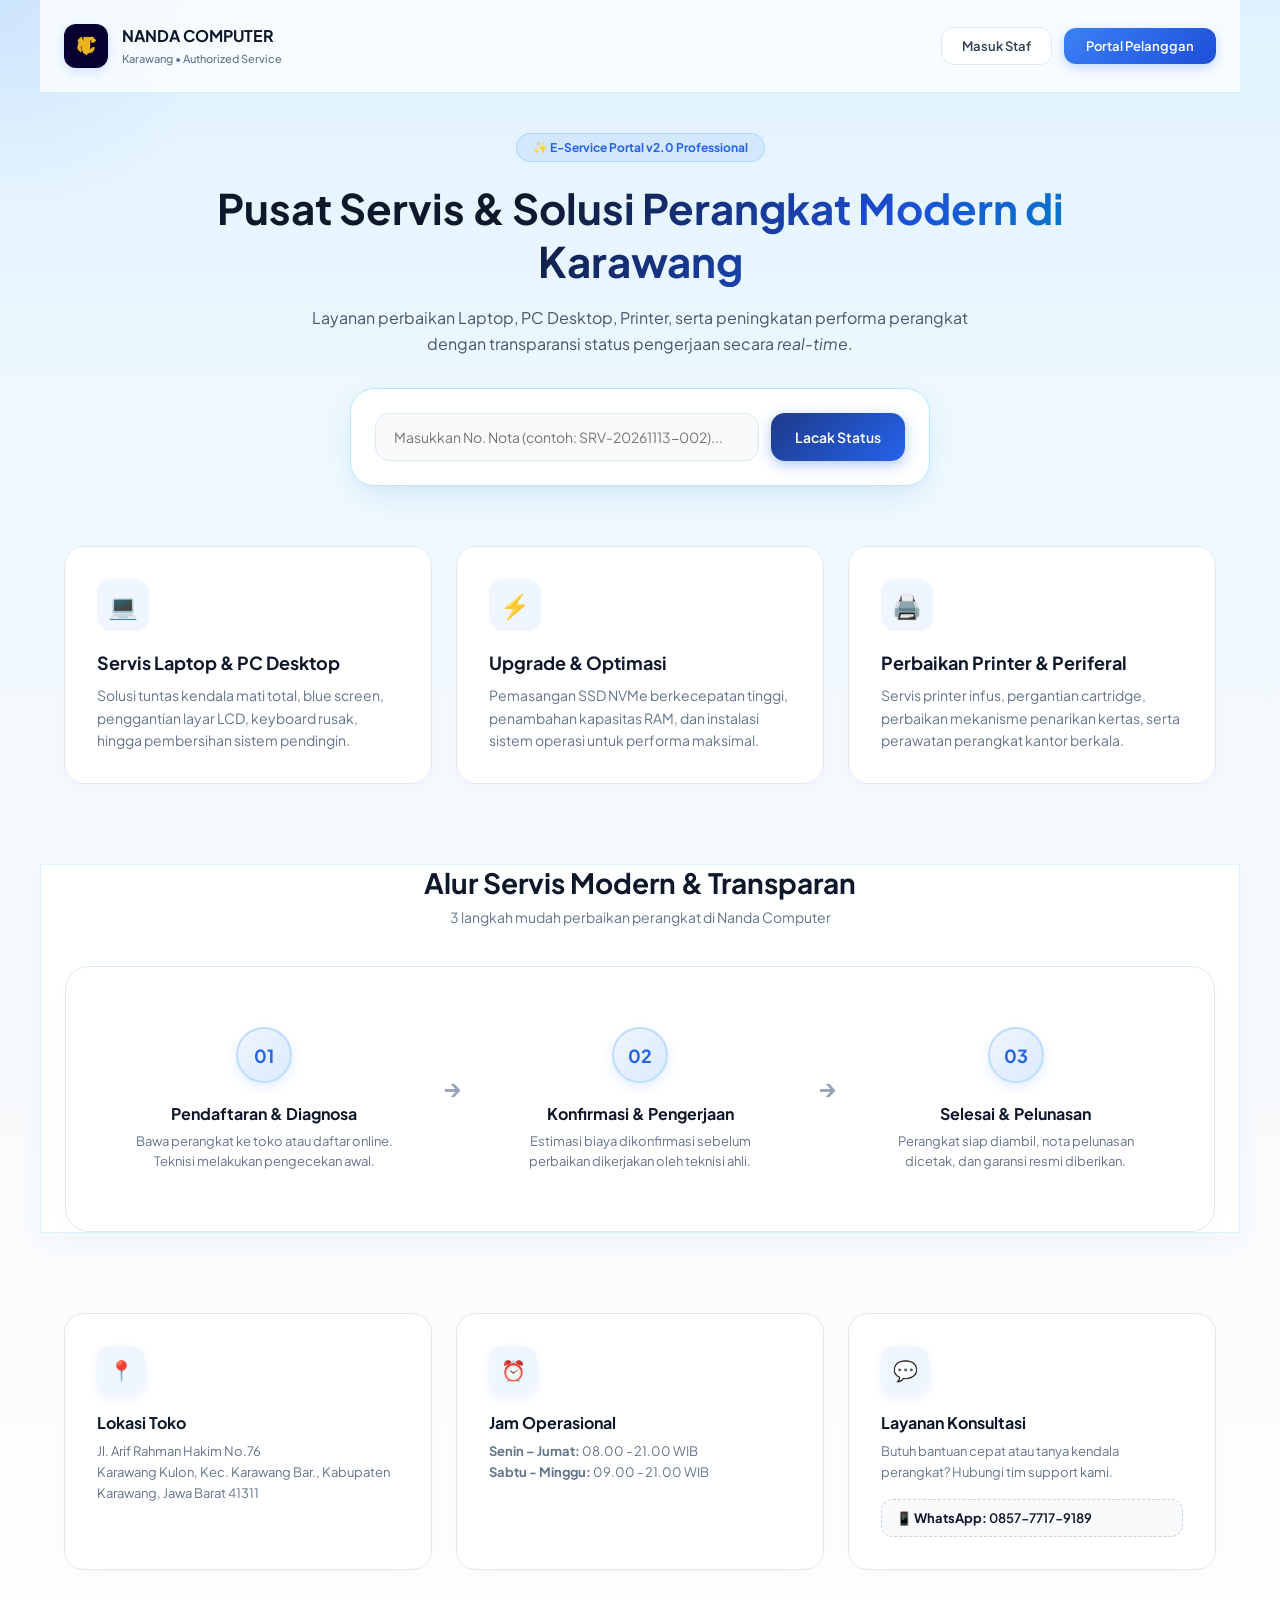
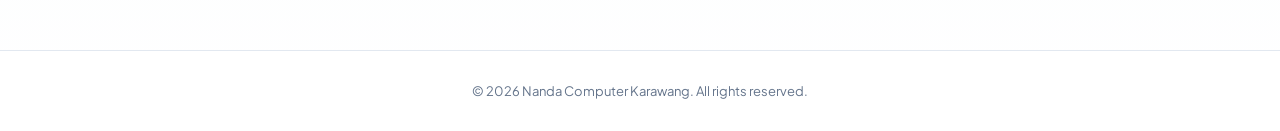
<file: index.html>
<!DOCTYPE html>
<html lang="id">
<head>
    <meta charset="UTF-8">
    <meta name="viewport" content="width=device-width, initial-scale=1.0">
    <title>Nanda Computer Karawang - Pusat Servis & Solusi Perangkat Modern</title>
    <!-- Google Fonts: Plus Jakarta Sans -->
    <link href="https://fonts.googleapis.com/css2?family=Plus+Jakarta+Sans:wght@400;500;600;700&display=swap" rel="stylesheet">
    <!-- CSS Global & CSS Khusus Landing Page -->
    <link rel="stylesheet" href="css/style.css">
    <link rel="stylesheet" href="css/landing.css">
</head>
<body>

    <!-- Efek Cahaya Interaktif Mengikuti Kursor -->
    <div id="mouseGlow" class="mouse-glow"></div>

    <!-- Header Navbar -->
    <header class="landing-navbar">
        <div class="landing-brand">
            <img src="img/logo.png" alt="Logo Nanda Computer" class="brand-logo-img">
            <div class="brand-text">
                <h1>NANDA COMPUTER</h1>
                <span>Karawang • Authorized Service</span>
            </div>
        </div>
        <div class="nav-actions">
            <!-- Diubah mengarah ke login-staf.html -->
            <a href="login-staf.html" class="btn-nav-outline">Masuk Staf</a>
            <!-- Diubah mengarah ke login-pelanggan.html -->
            <a href="login-pelanggan.html" class="btn-nav-solid">Portal Pelanggan</a>
        </div>
    </header>

    <!-- Hero Section -->
    <main class="landing-hero">
        <div class="hero-badge">
            <span>✨ E-Service Portal v2.0 Professional</span>
        </div>
        <h2>Pusat Servis & Solusi Perangkat Modern di Karawang</h2>
        <p>
            Layanan perbaikan Laptop, PC Desktop, Printer, serta peningkatan performa perangkat dengan transparansi status pengerjaan secara <em>real-time</em>.
        </p>
        

        <!-- Widget Pelacakan Nota Cepat -->
        <div class="tracking-card">
            <input type="text" id="quickNotaInput" placeholder="Masukkan No. Nota (contoh: SRV-20261113-002)...">
            <button type="button" id="trackBtn">Lacak Status</button>
        </div>
    </main>
    <div id="trackingResultModal" class="tracking-result-box" style="display: none;">
            <div class="result-header">
                <h4>Status Perangkat Anda</h4>
                <button type="button" id="closeResultBtn">&times;</button>
            </div>
            <div class="result-body" id="resultBodyContent">
                <!-- Hasil data akan dimasukkan via JavaScript -->
            </div>
        </div>

    <!-- Grid Fitur & Layanan Utama -->
    <section class="features-container">
        <div class="feature-box">
            <div class="feature-icon">💻</div>
            <h3>Servis Laptop & PC Desktop</h3>
            <p>Solusi tuntas kendala mati total, blue screen, penggantian layar LCD, keyboard rusak, hingga pembersihan sistem pendingin.</p>
        </div>
        <div class="feature-box">
            <div class="feature-icon">⚡</div>
            <h3>Upgrade & Optimasi</h3>
            <p>Pemasangan SSD NVMe berkecepatan tinggi, penambahan kapasitas RAM, dan instalasi sistem operasi untuk performa maksimal.</p>
        </div>
        <div class="feature-box">
            <div class="feature-icon">🖨️</div>
            <h3>Perbaikan Printer & Periferal</h3>
            <p>Servis printer infus, pergantian cartridge, perbaikan mekanisme penarikan kertas, serta perawatan perangkat kantor berkala.</p>
        </div>
    </section>

    <!-- TAMBAHAN: Alur Layanan / How It Works -->
    <!-- Alur Layanan Modern (Elips & Panah) -->
    <section class="workflow-section">
        <div class="section-title">
            <h2>Alur Servis Modern & Transparan</h2>
            <p>3 langkah mudah perbaikan perangkat di Nanda Computer</p>
        </div>

        <div class="workflow-flow-container">
            <!-- Langkah 1 -->
            <div class="workflow-step-item">
                <div class="step-ellipse">01</div>
                <h3>Pendaftaran & Diagnosa</h3>
                <p>Bawa perangkat ke toko atau daftar online. Teknisi melakukan pengecekan awal.</p>
            </div>

            <!-- Tanda Panah -->
            <div class="workflow-arrow">→</div>

            <!-- Langkah 2 -->
            <div class="workflow-step-item">
                <div class="step-ellipse">02</div>
                <h3>Konfirmasi & Pengerjaan</h3>
                <p>Estimasi biaya dikonfirmasi sebelum perbaikan dikerjakan oleh teknisi ahli.</p>
            </div>

            <!-- Tanda Panah -->
            <div class="workflow-arrow">→</div>

            <!-- Langkah 3 -->
            <div class="workflow-step-item">
                <div class="step-ellipse">03</div>
                <h3>Selesai & Pelunasan</h3>
                <p>Perangkat siap diambil, nota pelunasan dicetak, dan garansi resmi diberikan.</p>
            </div>
        </div>
    </section>

    <!-- TAMBAHAN: Informasi Kontak, Alamat, & Jam Operasional -->
   <!-- Informasi Toko Modern (3 Kartu Elegan) -->
    <section class="info-section">
        <div class="info-container-modern">
            <!-- Kartu Alamat -->
            <div class="info-card-item">
                <div class="info-icon-box">📍</div>
                <h3>Lokasi Toko</h3>
                <p>Jl. Arif Rahman Hakim No.76<br>Karawang Kulon, Kec. Karawang Bar., Kabupaten Karawang, Jawa Barat 41311</p>
            </div>

            <!-- Kartu Jam Operasional -->
            <div class="info-card-item">
                <div class="info-icon-box">⏰</div>
                <h3>Jam Operasional</h3>
                <p><strong>Senin – Jumat:</strong> 08.00 - 21.00 WIB<br><strong>Sabtu - Minggu:</strong> 09.00 - 21.00 WIB</p>
            </div>

            <!-- Kartu Kontak WhatsApp -->
            <div class="info-card-item">
                <div class="info-icon-box">💬</div>
                <h3>Layanan Konsultasi</h3>
                <p>Butuh bantuan cepat atau tanya kendala perangkat? Hubungi tim support kami.</p>
                <div class="wa-info-text">
                    <strong>📱 WhatsApp:</strong> 0857-7717-9189
                </div>
            </div>
        </div>
    </section>

    <!-- Footer -->
    <footer class="landing-footer">
        <p>&copy; 2026 Nanda Computer Karawang. All rights reserved.</p>
    </footer>

    <!-- JS Terpisah untuk Landing Page -->
    <script src="js/landing.js"></script>
</body>
</html>
</file>
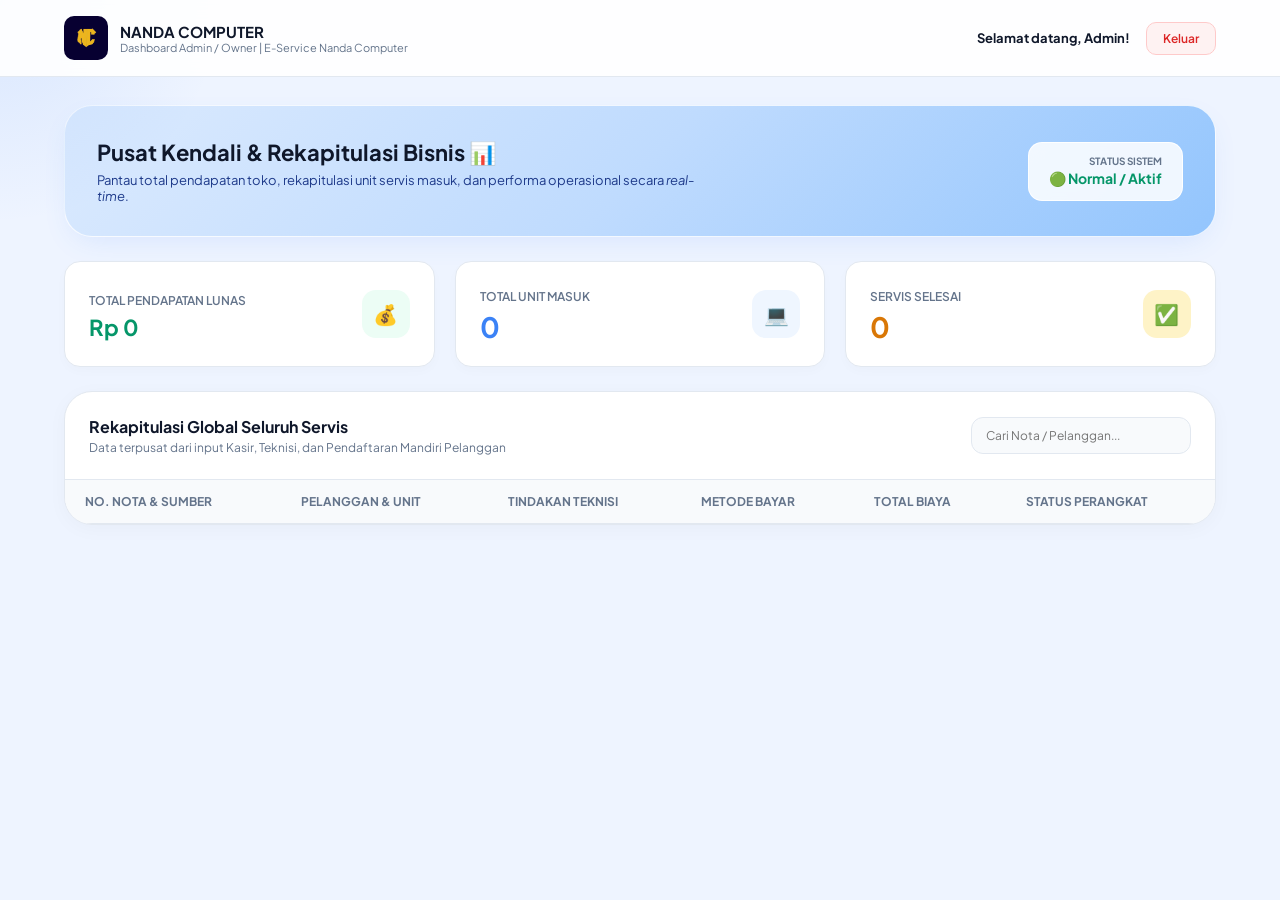
<file: dashboard-admin.html>
<!DOCTYPE html>
<html lang="id">
<head>
    <meta charset="UTF-8">
    <meta name="viewport" content="width=device-width, initial-scale=1.0">
    <title>Dashboard Admin & Owner - E-Service Nanda Computer</title>
    <!-- Google Fonts -->
    <link href="https://fonts.googleapis.com/css2?family=Plus+Jakarta+Sans:wght@400;500;600;700&display=swap" rel="stylesheet">
    <!-- CSS Global & CSS Khusus Admin -->
    <link rel="stylesheet" href="css/style.css">
    <link rel="stylesheet" href="css/admin.css">
</head>
<head>
    <meta charset="UTF-8">
    <meta name="viewport" content="width=device-width, initial-scale=1.0">
    <title>Dashboard Admin & Owner - E-Service Nanda Computer</title>
    <!-- Google Fonts -->
    <link href="https://fonts.googleapis.com/css2?family=Plus+Jakarta+Sans:wght@400;500;600;700&display=swap" rel="stylesheet">
    <!-- CSS Global, Base Layout Dashboard & Khusus Admin -->
    <link rel="stylesheet" href="css/style.css">
    <link rel="stylesheet" href="css/kasir.css">
    <link rel="stylesheet" href="css/admin.css">
</head>

<body class="dashboard-body">
<div class="mouse-glow"></div>

    <!-- Top Navbar -->
    <header class="top-navbar">
        <div class="nav-container">
            <div class="nav-brand">
                <img src="img/logo.png" alt="Logo Nanda Computer" class="brand-logo-img">
                <div>
                    <h1>NANDA COMPUTER</h1>
                    <p>Dashboard Admin / Owner | E-Service Nanda Computer</p>
                </div>
            </div>
            <div class="nav-user">
                <div class="user-info">
                    <span class="user-name">Selamat datang, Admin!</span>
                </div>
                <button id="logoutBtn" class="btn-logout">Keluar</button>
            </div>
        </div>
    </header>

    <!-- Main Content -->
    <main class="main-container">
        
        <!-- Banner Sambutan Admin -->
        <section class="welcome-banner admin-banner">
            <div class="banner-text">
                <h2>Pusat Kendali & Rekapitulasi Bisnis 📊</h2>
                <p>Pantau total pendapatan toko, rekapitulasi unit servis masuk, dan performa operasional secara <em>real-time</em>.</p>
            </div>
            <div class="banner-date admin-date-box">
                <span class="date-label">Status Sistem</span>
                <span class="date-value text-emerald">🟢 Normal / Aktif</span>
            </div>
        </section>

        <!-- Statistik Global Admin (KPI) -->
        <section class="stats-grid">
            <div class="stat-card">
                <div class="stat-info">
                    <span class="stat-title">Total Pendapatan Lunas</span>
                    <span id="statPendapatan" class="stat-number green" style="font-size: 22px;">Rp 0</span>
                </div>
                <div class="stat-icon green-bg">💰</div>
            </div>
            <div class="stat-card">
                <div class="stat-info">
                    <span class="stat-title">Total Unit Masuk</span>
                    <span id="statTotalUnit" class="stat-number blue">0</span>
                </div>
                <div class="stat-icon blue-bg">💻</div>
            </div>
            <div class="stat-card">
                <div class="stat-info">
                    <span class="stat-title">Servis Selesai</span>
                    <span id="statSelesai" class="stat-number amber">0</span>
                </div>
                <div class="stat-icon amber-bg">✅</div>
            </div>
        </section>

        <!-- Tabel Rekap Global Seluruh Servis -->
        <div class="card table-card" style="width: 100%;">
            <div class="card-header flex-header">
                <div>
                    <h3>Rekapitulasi Global Seluruh Servis</h3>
                    <p>Data terpusat dari input Kasir, Teknisi, dan Pendaftaran Mandiri Pelanggan</p>
                </div>
                <div class="search-box">
                    <input type="text" id="adminSearchInput" placeholder="Cari Nota / Pelanggan...">
                </div>
            </div>

            <div class="table-responsive">
                <table class="data-table">
                    <thead>
                        <tr>
                            <th>No. Nota & Sumber</th>
                            <th>Pelanggan & Unit</th>
                            <th>Tindakan Teknisi</th>
                            <th>Metode Bayar</th>
                            <th>Total Biaya</th>
                            <th>Status Perangkat</th>
                        </tr>
                    </thead>
                    <tbody id="tabelAdminBody">
                        <!-- Diisi otomatis oleh admin.js -->
                    </tbody>
                </table>
            </div>
        </div>

    </main>

    <!-- JS Terpisah -->
    <script src="js/admin.js"></script>
</body>
</html>
</file>
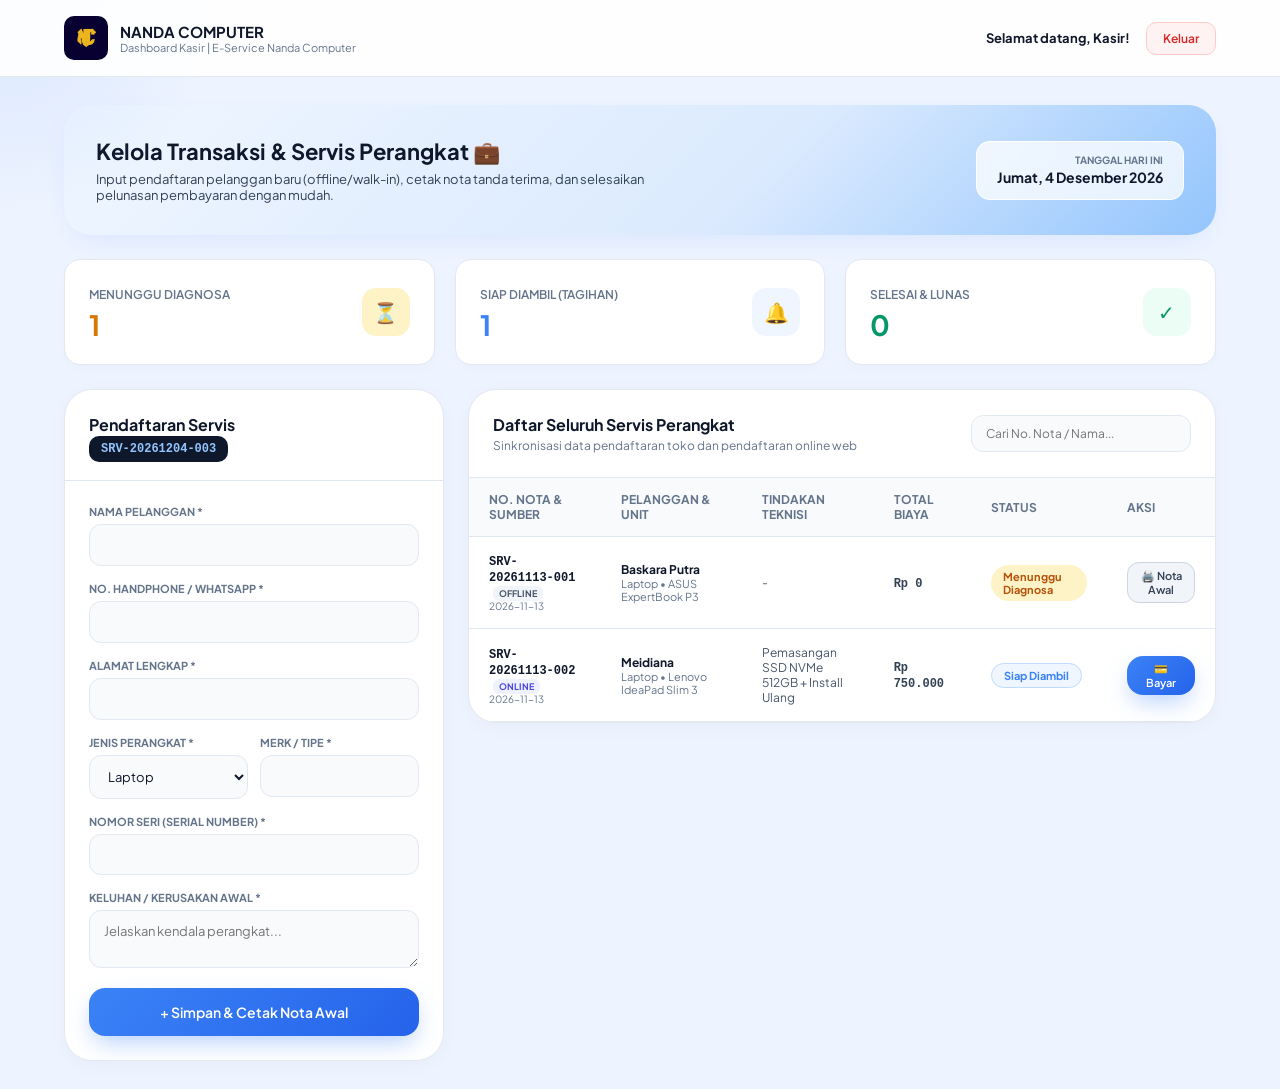
<file: dashboard-kasir.html>
<!DOCTYPE html>
<html lang="id">
<head>
    <meta charset="UTF-8">
    <meta name="viewport" content="width=device-width, initial-scale=1.0">
    <title>Dashboard Kasir - E-Service Nanda Computer</title>
    <!-- Google Fonts -->
    <link href="https://fonts.googleapis.com/css2?family=Plus+Jakarta+Sans:wght@400;500;600;700&display=swap" rel="stylesheet">
    <!-- CSS Terpisah -->
    <link rel="stylesheet" href="css/style.css">
    <link rel="stylesheet" href="css/kasir.css">
</head>
<body class="dashboard-body">
<div class="mouse-glow"></div>

    <!-- Top Navbar -->
    <header class="top-navbar">
        <div class="nav-container">
            <div class="nav-brand">
                <img src="img/logo.png" alt="Logo Nanda Computer" class="brand-logo-img" style="width: 44px; height: 44px; object-fit: contain; border-radius: 10px; transition: transform 0.3s ease, box-shadow 0.3s ease; cursor: pointer;" onmouseover="this.style.transform='scale(1.08)'" onmouseout="this.style.transform='scale(1)'">
                <div>
                    <h1>NANDA COMPUTER</h1>
                    <p>Dashboard Kasir | E-Service Nanda Computer</p>
                </div>
            </div>
            <div class="nav-user">
                <div class="user-info">
                    <span class="user-name">Selamat datang, Kasir!</span>
                </div>
                <button id="logoutBtn" class="btn-logout">Keluar</button>
            </div>
        </div>
    </header>

    <!-- Main Content -->
    <main class="main-container">
        
        <!-- Banner Sambutan -->
        <section class="welcome-banner">
            <div class="banner-text">
                <h2>Kelola Transaksi & Servis Perangkat 💼</h2>
                <p>Input pendaftaran pelanggan baru (offline/walk-in), cetak nota tanda terima, dan selesaikan pelunasan pembayaran dengan mudah.</p>
            </div>
            <div class="banner-date">
                <span class="date-label">Tanggal Hari Ini</span>
                <span id="dateDisplay" class="date-value">-</span>
            </div>
        </section>

        <!-- Statistik Ringkasan -->
        <section class="stats-grid">
            <div class="stat-card">
                <div class="stat-info">
                    <span class="stat-title">Menunggu Diagnosa</span>
                    <span id="statMenunggu" class="stat-number amber">0</span>
                </div>
                <div class="stat-icon amber-bg">⏳</div>
            </div>
            <div class="stat-card">
                <div class="stat-info">
                    <span class="stat-title">Siap Diambil (Tagihan)</span>
                    <span id="statSiap" class="stat-number blue">0</span>
                </div>
                <div class="stat-icon blue-bg">🔔</div>
            </div>
            <div class="stat-card">
                <div class="stat-info">
                    <span class="stat-title">Selesai & Lunas</span>
                    <span id="statLunas" class="stat-number green">0</span>
                </div>
                <div class="stat-icon green-bg">✓</div>
            </div>
        </section>

        <!-- Grid Utama: Form Pendaftaran (Kiri) & Tabel Transaksi (Kanan) -->
        <div class="content-grid">
            
            <!-- FORM PENDAFTARAN OFFLINE -->
            <div class="card form-card">
                <div class="card-header">
                    <h3>Pendaftaran Servis</h3>
                    <span id="previewNota" class="nota-badge">SRV-...</span>
                </div>

                <form id="formPendaftaran" class="service-form">
                    <div class="form-group">
                        <label>Nama Pelanggan *</label>
                        <input type="text" id="namaPelanggan">
                    </div>

                    <div class="form-group">
                        <label>No. Handphone / WhatsApp *</label>
                        <input type="tel" id="noHp">
                    </div>

                    <div class="form-group">
                        <label>Alamat Lengkap *</label>
                        <input type="text" id="alamat">
                    </div>

                    <div class="form-row">
                        <div class="form-group">
                            <label>Jenis Perangkat *</label>
                            <select id="jenisPerangkat" required>
                                <option value="Laptop">Laptop</option>
                                <option value="PC Desktop">PC Desktop</option>
                                <option value="Printer">Printer</option>
                                <option value="Monitor">Monitor</option>
                                <option value="Lainnya">Lainnya</option>
                            </select>
                        </div>
                        <div class="form-group">
                            <label>Merk / Tipe *</label>
                            <input type="text" id="merkTipe">
                        </div>
                    </div>

                    <div class="form-group">
                        <label>Nomor Seri (Serial Number) *</label>
                        <input type="text" id="nomorSeri" style="font-family: monospace;">
                    </div>

                    <div class="form-group">
                        <label>Keluhan / Kerusakan Awal *</label>
                        <textarea id="keluhan" rows="2.5" required placeholder="Jelaskan kendala perangkat..."></textarea>
                    </div>

                    <button type="submit" class="btn-primary">
                        <span>+ Simpan & Cetak Nota Awal</span>
                    </button>
                </form>
            </div>

            <!-- TABEL DAFTAR SERVIS TERPUSAT (Online & Offline) -->
            <div class="card table-card">
                <div class="card-header flex-header">
                    <div>
                        <h3>Daftar Seluruh Servis Perangkat</h3>
                        <p>Sinkronisasi data pendaftaran toko dan pendaftaran online web</p>
                    </div>
                    <div class="search-box">
                        <input type="text" id="searchInput" placeholder="Cari No. Nota / Nama...">
                    </div>
                </div>

                <div class="table-responsive">
                    <table class="data-table">
                        <thead>
                            <tr>
                                <th>No. Nota & Sumber</th>
                                <th>Pelanggan & Unit</th>
                                <th>Tindakan Teknisi</th>
                                <th>Total Biaya</th>
                                <th>Status</th>
                                <th class="text-center">Aksi</th>
                            </tr>
                        </thead>
                        <tbody id="tabelServisBody">
                            <!-- Diisi oleh kasir.js -->
                        </tbody>
                    </table>
                </div>
            </div>

        </div>
    </main>

    <!-- MODAL PEMBAYARAN & KALKULATOR KEMBALIAN -->
    <div id="modalBayar" class="modal-overlay hidden">
        <div class="modal-box">
            <div class="modal-header">
                <div>
                    <h3>Pembayaran & Pelunasan</h3>
                    <p id="modalNotaTitle" class="modal-sub">SRV-...</p>
                </div>
                <button type="button" id="closeModalBtn" class="modal-close">&times;</button>
            </div>

            <form id="formPembayaran" class="modal-form">
                <div class="modal-info-box">
                    <div class="info-row">
                        <span>Pelanggan:</span>
                        <strong id="modalNama">-</strong>
                    </div>
                    <div class="info-row">
                        <span>Perangkat:</span>
                        <span id="modalUnit">-</span>
                    </div>
                    <div class="info-row">
                        <span>Tindakan:</span>
                        <span id="modalTindakan" class="text-right">-</span>
                    </div>
                    <div class="info-row total-row">
                        <span>Total Tagihan:</span>
                        <strong id="modalTagihan" class="text-blue">Rp 0</strong>
                    </div>
                </div>
                <!-- Tambahan Pilihan Metode Pembayaran -->
                <div class="form-group" style="margin-top: 16px;">
                    <label>Metode Pembayaran *</label>
                    <select id="inputMetodeBayar" class="form-control" style="width: 100%; padding: 10px; border-radius: 10px; border: 1.5px solid var(--border-light); background: #F8FAFC; font-size: 13px;">
                        <option value="Tunai (Cash)">💵 Tunai (Cash)</option>
                        <option value="QRIS / Transfer (Cashless)">📱 QRIS / Transfer (Cashless)</option>
                    </select>
                </div>
                <div class="form-group">
                    <label>Uang Diterima / Bayar (Rp) *</label>
                    <input type="number" id="inputUangBayar" required min="0" placeholder="Masukkan jumlah uang...">
                </div>

                <div class="kembalian-box">
                    <span>Uang Kembalian:</span>
                    <strong id="displayKembalian" class="text-green">Rp 0</strong>
                </div>

                <div class="modal-actions">
                    <button type="button" id="cancelModalBtn" class="btn-secondary">Batal</button>
                    <button type="submit" id="btnKonfirmasiBayar" disabled class="btn-success">Lunasi & Cetak Nota</button>
                </div>
            </form>
        </div>
    </div>

    <!-- AREA CETAK NOTA (Tersembunyi di layar, muncul saat cetak) -->
    <div id="printArea" class="hidden">
        <div class="print-receipt">
            <div class="receipt-header">
                <h2>NANDA COMPUTER KARAWANG</h2>
                <p>Pusat Servis Laptop, PC & Penjualan Sparepart</p>
                <span id="notaJenisJudul" class="receipt-badge">NOTA TANDA TERIMA SERVIS</span>
            </div>
            <div class="receipt-body">
                <p><strong>No. Nota :</strong> <span id="cetakNota"></span></p>
                <p><strong>Sumber   :</strong> <span id="cetakSumber"></span></p>
                <p><strong>Tanggal  :</strong> <span id="cetakTanggal"></span></p>
                <p><strong>Pelanggan:</strong> <span id="cetakNama"></span> (<span id="cetakHp"></span>)</p>
                <p><strong>Perangkat:</strong> <span id="cetakUnit"></span></p>
                <p><strong>No. Seri :</strong> <span id="cetakSn"></span></p>
                <p><strong>Keluhan  :</strong> <span id="cetakKeluhan"></span></p>
            </div>
            <div class="receipt-footer-info">
                <p><strong>Tindakan :</strong> <span id="cetakTindakan"></span></p>
                <p><strong>Biaya Jasa:</strong> <span id="cetakJasa"></span></p>
                <p><strong>Sparepart :</strong> <span id="cetakSparepart"></span></p>
                <p class="receipt-total">TOTAL BIAYA: <span id="cetakTotal"></span></p>
                <p id="cetakRowBayar"><strong>Uang Bayar :</strong> <span id="cetakBayar"></span></p>
                <p id="cetakRowKembali"><strong>Kembalian  :</strong> <span id="cetakKembali"></span></p>
                <p><strong>Metode Bayar:</strong> <span id="cetakMetode"></span></p>
            </div>
            <div class="receipt-bottom-note">
                <p><strong>STATUS: <span id="cetakStatus"></span></strong></p>
                <p class="small-text">Terima kasih telah mempercayakan perangkat Anda di Nanda Computer.</p>
            </div>
        </div>
    </div>

    <!-- JS Terpisah -->
    <script src="js/kasir.js"></script>
</body>
</html>
</file>
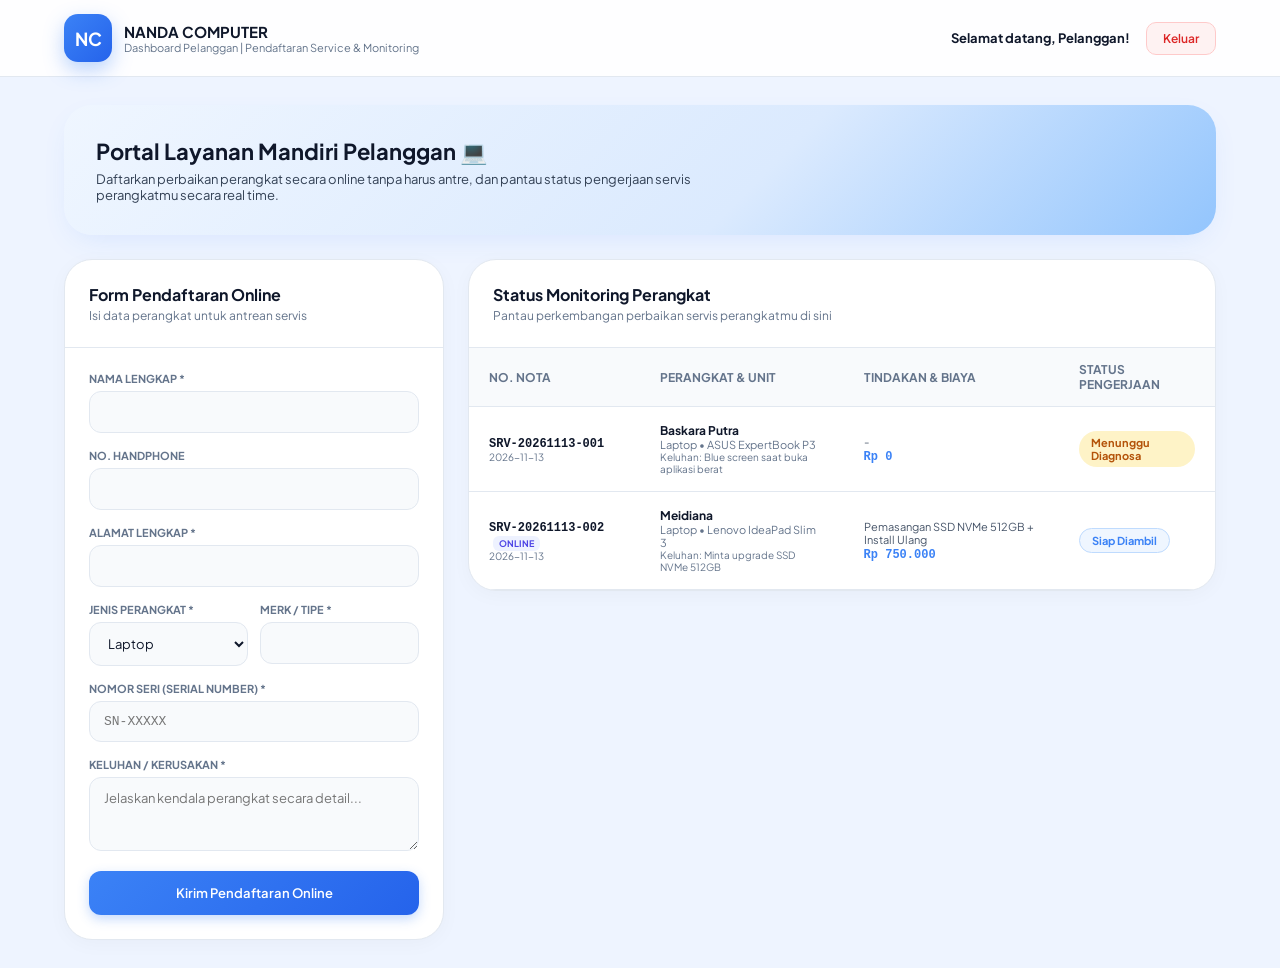
<file: dashboard-pelanggan.html>
<!DOCTYPE html>
<html lang="id">
<head>
    <meta charset="UTF-8">
    <meta name="viewport" content="width=device-width, initial-scale=1.0">
    <title>Dashboard Pelanggan - E-Service Nanda Computer</title>
    <!-- Google Fonts -->
    <link href="https://fonts.googleapis.com/css2?family=Plus+Jakarta+Sans:wght@400;500;600;700&display=swap" rel="stylesheet">
    <!-- CSS Terpisah -->
    <link rel="stylesheet" href="css/style.css">
    <link rel="stylesheet" href="css/pelanggan.css">
</head>
<body class="dashboard-body">

    <!-- Top Navbar -->
    <header class="top-navbar">
        <div class="nav-container">
            <div class="nav-brand">
                <div class="logo-box">NC</div>
                <div>
                    <h1>NANDA COMPUTER</h1>
                    <p>Dashboard Pelanggan | Pendaftaran Service & Monitoring</p>
                </div>
            </div>
            <div class="nav-user">
                <div class="user-info">
                    <span class="user-name">Selamat datang, Pelanggan!</span>
                </div>
                <button id="logoutBtn" class="btn-logout">Keluar</button>
            </div>
        </div>
    </header>

    <!-- Main Content -->
    <main class="main-container">
        
        <!-- Banner Sambutan -->
        <section class="welcome-banner">
            <div class="banner-text">
                <h2>Portal Layanan Mandiri Pelanggan 💻</h2>
                <p>Daftarkan perbaikan perangkat secara online tanpa harus antre, dan pantau status pengerjaan servis perangkatmu secara real time.</p>
            </div>
        </section>

        <!-- Grid Utama: Form Pendaftaran Online (Kiri) & Tabel Status Monitoring (Kanan) -->
        <div class="content-grid-pelanggan">
            
            <!-- FORM PENDAFTARAN ONLINE -->
            <div class="card form-card">
                <div class="card-header">
                    <h3>Form Pendaftaran Online</h3>
                    <p>Isi data perangkat untuk antrean servis</p>
                </div>

                <form id="formPendaftaranOnline" class="service-form">
                    <div class="form-group">
                        <label>Nama Lengkap *</label>
                        <input type="text" id="namaPelanggan">
                    </div>

                    <div class="form-group">
                        <label>No. Handphone</label>
                        <input type="tel" id="noHp">
                    </div>

                    <div class="form-group">
                        <label>Alamat Lengkap *</label>
                        <input type="text" id="alamat">
                    </div>

                    <div class="form-row">
                        <div class="form-group">
                            <label>Jenis Perangkat *</label>
                            <select id="jenisPerangkat" required>
                                <option value="Laptop">Laptop</option>
                                <option value="PC Desktop">PC Desktop</option>
                                <option value="Printer">Printer</option>
                                <option value="Monitor">Monitor</option>
                                <option value="Lainnya">Lainnya</option>
                            </select>
                        </div>
                        <div class="form-group">
                            <label>Merk / Tipe *</label>
                            <input type="text" id="merkTipe">
                        </div>
                    </div>

                    <div class="form-group">
                        <label>Nomor Seri (Serial Number) *</label>
                        <input type="text" id="nomorSeri" required placeholder="SN-XXXXX" style="font-family: monospace;">
                    </div>

                    <div class="form-group">
                        <label>Keluhan / Kerusakan *</label>
                        <textarea id="keluhan" rows="3" required placeholder="Jelaskan kendala perangkat secara detail..."></textarea>
                    </div>

                    <button type="submit" class="btn-primary">
                        <span>Kirim Pendaftaran Online</span>
                    </button>
                </form>
            </div>

            <!-- TABEL MONITORING STATUS PERANGKAT -->
            <div class="card table-card">
                <div class="card-header flex-header">
                    <div>
                        <h3>Status Monitoring Perangkat</h3>
                        <p>Pantau perkembangan perbaikan servis perangkatmu di sini</p>
                    </div>
                </div>

                <div class="table-responsive">
                    <table class="data-table">
                        <thead>
                            <tr>
                                <th>No. Nota</th>
                                <th>Perangkat & Unit</th>
                                <th>Tindakan & Biaya</th>
                                <th>Status Pengerjaan</th>
                            </tr>
                        </thead>
                        <tbody id="tabelMonitoringBody">
                            <!-- Diisi oleh pelanggan.js -->
                        </tbody>
                    </table>
                </div>
            </div>

        </div>
    </main>
    <!-- Custom Modern Popup Modal -->
<div id="customModal" class="modal-overlay hidden">
    <div class="modal-card">
        <div class="modal-icon-header">🎉</div>
        <h3 id="modalTitle">Pendaftaran Berhasil!</h3>
        <p id="modalMessage">Nomor Nota Anda: <strong>SRV-000</strong></p>
        <button id="modalCloseBtn" class="btn-primary" style="width: 100%; margin-top: 20px;">OK, Mengerti</button>
    </div>
</div>

    <!-- JS Terpisah -->
    <script src="js/pelanggan.js"></script>
</body>
</html>
</file>
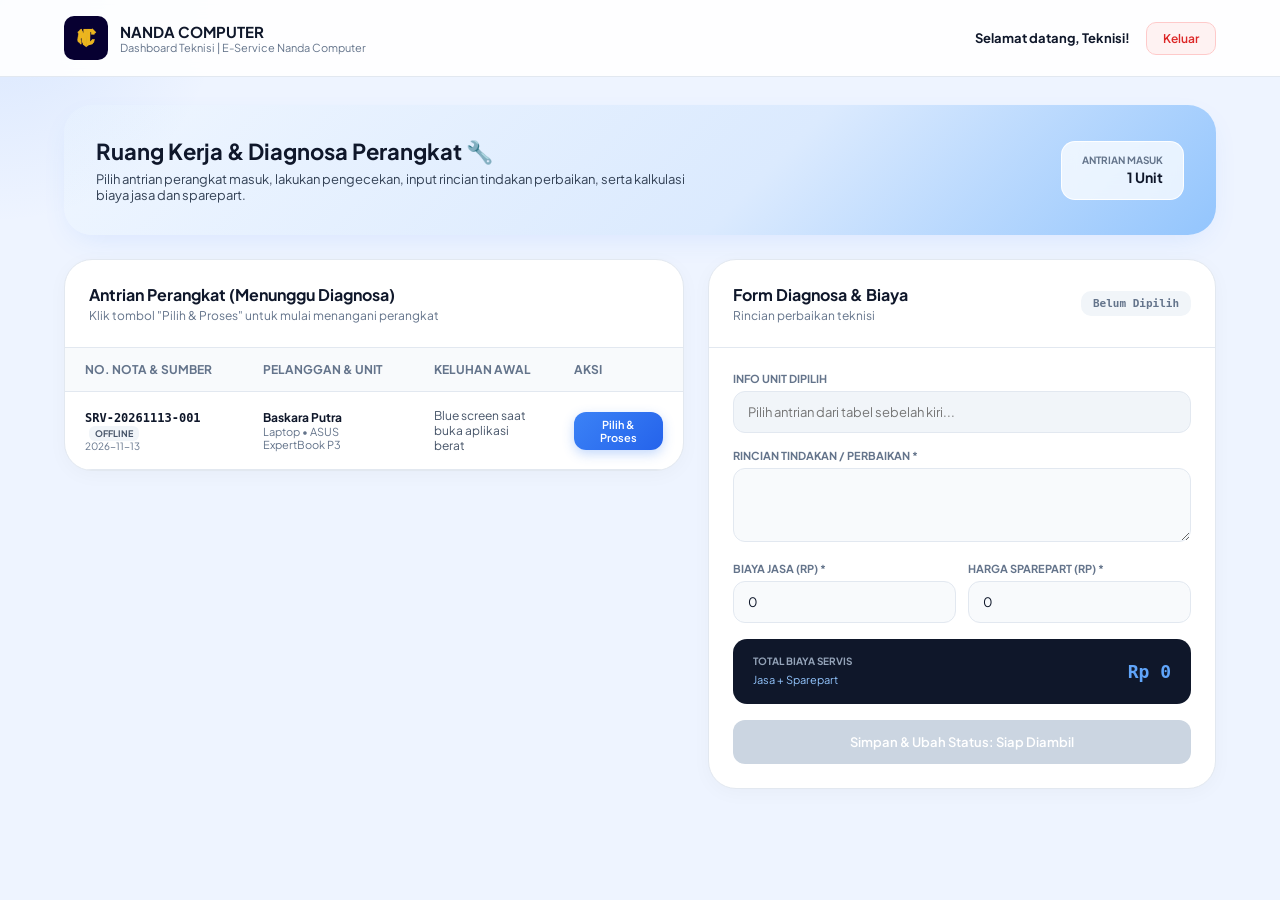
<file: dashboard-teknisi.html>
<!DOCTYPE html>
<html lang="id">
<head>
    <meta charset="UTF-8">
    <meta name="viewport" content="width=device-width, initial-scale=1.0">
    <title>Dashboard Teknisi - E-Service Nanda Computer</title>
    <!-- Google Fonts -->
    <link href="https://fonts.googleapis.com/css2?family=Plus+Jakarta+Sans:wght@400;500;600;700&display=swap" rel="stylesheet">
    <!-- CSS Global Utama -->
    <link rel="stylesheet" href="css/style.css">
    <!-- CSS Khusus Teknisi -->
    <link rel="stylesheet" href="css/teknisi.css">
</head>
<body class="dashboard-body">

    <!-- Tambahkan div efek cahaya kursor jika diinginkan konsisten -->
    <div class="mouse-glow"></div>

    <!-- Top Navbar -->
    <header class="top-navbar">
        <div class="nav-container">
            <div class="nav-brand">
                <!-- Ganti NC dengan logo jika diinginkan -->
                <img src="img/logo.png" alt="Logo Nanda Computer" class="brand-logo-img" style="width: 44px; height: 44px; object-fit: contain; border-radius: 10px;">
                <div>
                    <h1>NANDA COMPUTER</h1>
                    <p>Dashboard Teknisi | E-Service Nanda Computer</p>
                </div>
            </div>
            <div class="nav-user">
                <div class="user-info">
                    <span class="user-name">Selamat datang, Teknisi!</span>
                </div>
                <button id="logoutBtn" class="btn-logout">Keluar</button>
            </div>
        </div>
    </header>

    <!-- Main Content -->
    <main class="main-container">
        
        <!-- Banner Sambutan -->
        <section class="welcome-banner">
            <div class="banner-text">
                <h2>Ruang Kerja & Diagnosa Perangkat 🔧</h2>
                <p>Pilih antrian perangkat masuk, lakukan pengecekan, input rincian tindakan perbaikan, serta kalkulasi biaya jasa dan sparepart.</p>
            </div>
            <div class="banner-date">
                <span class="date-label">Antrian Masuk</span>
                <span id="statAntrianCount" class="date-value">0 Unit</span>
            </div>
        </section>

        <!-- Grid Utama: Tabel Antrian (Kiri) & Form Diagnosa (Kanan) -->
        <div class="content-grid-teknisi">
            
            <!-- TABEL ANTRIAN MASUK -->
            <div class="card table-card">
                <div class="card-header">
                    <h3>Antrian Perangkat (Menunggu Diagnosa)</h3>
                    <p>Klik tombol "Pilih & Proses" untuk mulai menangani perangkat</p>
                </div>

                <div class="table-responsive">
                    <table class="data-table">
                        <thead>
                            <tr>
                                <th>No. Nota & Sumber</th>
                                <th>Pelanggan & Unit</th>
                                <th>Keluhan Awal</th>
                                <th class="text-center">Aksi</th>
                            </tr>
                        </thead>
                        <tbody id="tabelAntrianBody">
                            <!-- Diisi oleh teknisi.js -->
                        </tbody>
                    </table>
                </div>
            </div>

            <!-- FORM DIAGNOSA & BIAYA -->
            <div class="card form-card">
                <div class="card-header flex-header">
                    <div>
                        <h3>Form Diagnosa & Biaya</h3>
                        <p>Rincian perbaikan teknisi</p>
                    </div>
                    <span id="badgeNotaAktif" class="nota-badge-inactive">Belum Dipilih</span>
                </div>

                <form id="formTeknisi" class="service-form">
                    <div class="form-group">
                        <label>Info Unit Dipilih</label>
                        <input type="text" id="infoUnit" readonly placeholder="Pilih antrian dari tabel sebelah kiri..." style="background: #F1F5F9; cursor: not-allowed;">
                    </div>

                    <div class="form-group">
                        <label>Rincian Tindakan / Perbaikan *</label>
                        <textarea id="tindakanInput" rows="3"></textarea>
                    </div>

                    <div class="form-row">
                        <div class="form-group">
                            <label>Biaya Jasa (Rp) *</label>
                            <input type="number" id="biayaJasa" required min="0" value="0">
                        </div>
                        <div class="form-group">
                            <label>Harga Sparepart (Rp) *</label>
                            <input type="number" id="biayaSparepart" required min="0" value="0">
                        </div>
                    </div>

                    <!-- Kalkulator Total Otomatis -->
                    <div class="total-kalkulator-box">
                        <div>
                            <span class="calc-label">Total Biaya Servis</span>
                            <span class="calc-sub">Jasa + Sparepart</span>
                        </div>
                        <div id="displayTotalBiaya" class="calc-value">Rp 0</div>
                    </div>

                    <button type="submit" id="btnSimpanDiagnosa" disabled class="btn-success">
                        <span>Simpan & Ubah Status: Siap Diambil</span>
                    </button>
                </form>
            </div>

        </div>
    </main>

    <!-- JS Terpisah -->
    <script src="js/teknisi.js"></script>
</body>
</html>
</file>
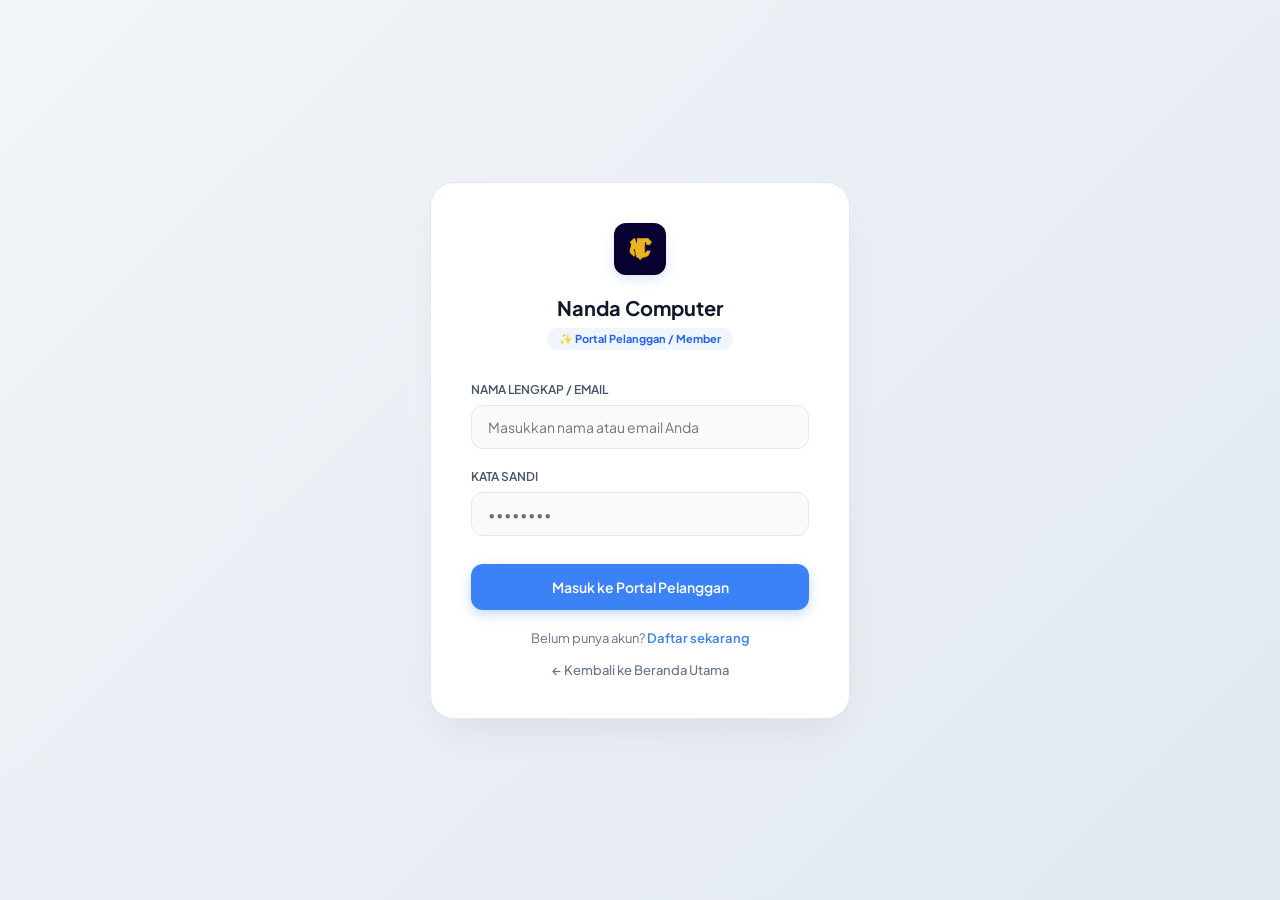
<file: login-pelanggan.html>
<!DOCTYPE html>
<html lang="id">
<head>
    <meta charset="UTF-8">
    <meta name="viewport" content="width=device-width, initial-scale=1.0">
    <title>Portal Pelanggan - Nanda Computer</title>
    <!-- Google Fonts -->
    <link href="https://fonts.googleapis.com/css2?family=Plus+Jakarta+Sans:wght@400;500;600;700&display=swap" rel="stylesheet">
    <!-- CSS Terpisah -->
    <link rel="stylesheet" href="css/style.css">
    <link rel="stylesheet" href="css/login-pelanggan.css">
</head>
<body>

    <div class="auth-card">
        <div class="auth-header">
            <img src="img/logo.png" alt="Logo">
            <h1>Nanda Computer</h1>
            <span class="badge-pelanggan">✨ Portal Pelanggan / Member</span>
        </div>

        <form id="loginPelangganForm">
            <div class="form-group">
                <label>NAMA LENGKAP / EMAIL</label>
                <input type="text" id="namaPelanggan" placeholder="Masukkan nama atau email Anda" required>
            </div>
            <div class="form-group">
                <label>KATA SANDI</label>
                <input type="password" id="passwordPelanggan" placeholder="••••••••" required>
            </div>
            <button type="submit" class="btn-submit">Masuk ke Portal Pelanggan</button>
        </form>

        <div class="register-info">
            Belum punya akun? <a href="register.html">Daftar sekarang</a>
        </div>

        <a href="index.html" class="back-link">← Kembali ke Beranda Utama</a>
    </div>

    <!-- JS Terpisah -->
    <script src="js/login-pelanggan.js"></script>
</body>
</html>
</file>
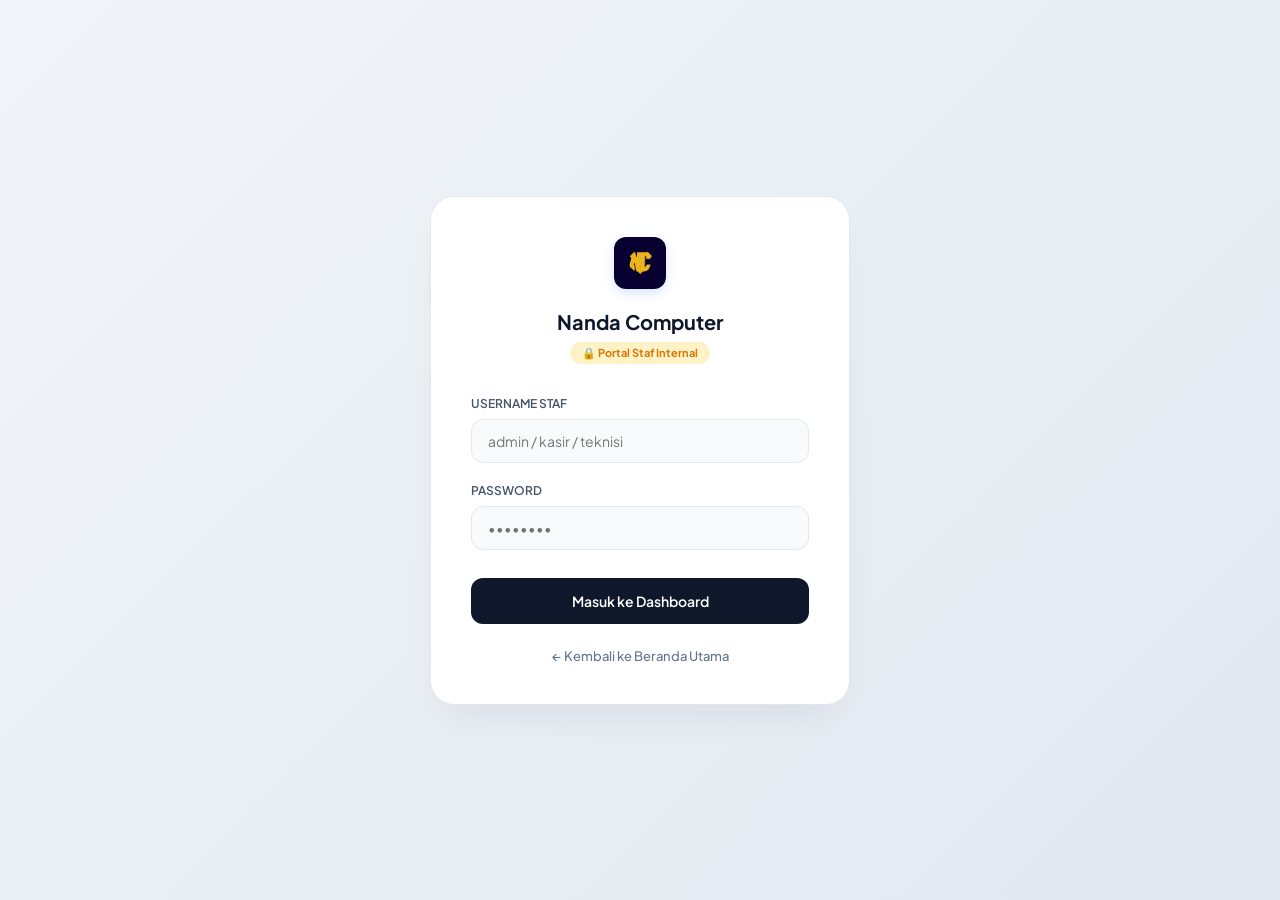
<file: login-staf.html>
<!DOCTYPE html>
<html lang="id">
<head>
    <meta charset="UTF-8">
    <meta name="viewport" content="width=device-width, initial-scale=1.0">
    <title>Login Staf Internal - Nanda Computer</title>
    <!-- Google Fonts -->
    <link href="https://fonts.googleapis.com/css2?family=Plus+Jakarta+Sans:wght@400;500;600;700&display=swap" rel="stylesheet">
    <!-- CSS Terpisah -->
    <link rel="stylesheet" href="css/style.css">
    <link rel="stylesheet" href="css/login-staf.css">
</head>
<body>
    <div class="auth-card">
        <div class="auth-header">
            <img src="img/logo.png" alt="Logo">
            <h1>Nanda Computer</h1>
            <span class="badge-staf">🔒 Portal Staf Internal</span>
        </div>

        <form id="loginStafForm">
            <div class="form-group">
                <label>USERNAME STAF</label>
                <input type="text" id="usernameStaf" placeholder="admin / kasir / teknisi" required>
            </div>
            <div class="form-group">
                <label>PASSWORD</label>
                <input type="password" id="passwordStaf" placeholder="••••••••" required>
            </div>
            <button type="submit" class="btn-submit">Masuk ke Dashboard</button>
        </form>

        <a href="index.html" class="back-link">← Kembali ke Beranda Utama</a>
    </div>

    <!-- JS Terpisah -->
    <script src="js/login-staf.js"></script>
</body>
</html>
</file>
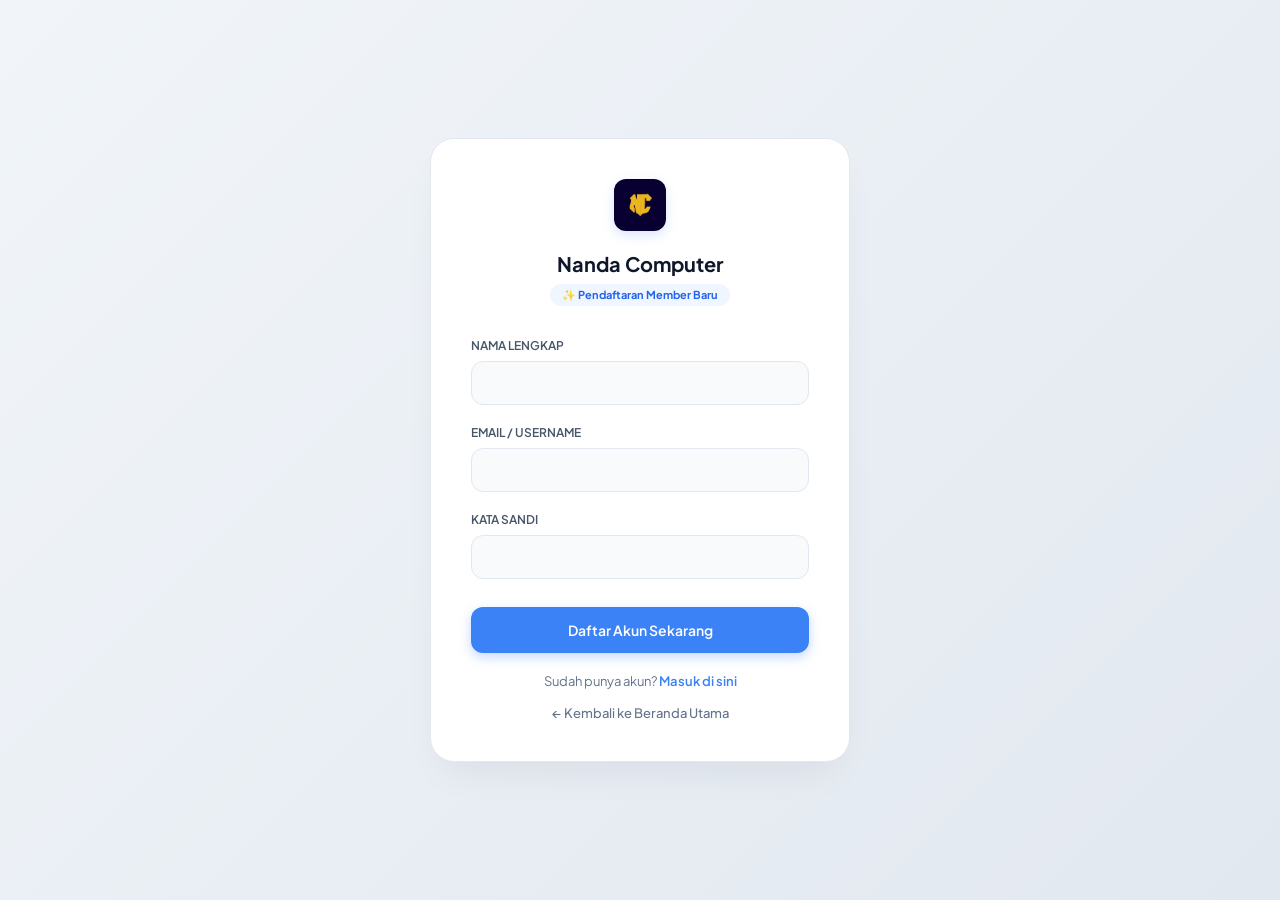
<file: register.html>
<!DOCTYPE html>
<html lang="id">
<head>
    <meta charset="UTF-8">
    <meta name="viewport" content="width=device-width, initial-scale=1.0">
    <title>Daftar Akun Pelanggan - Nanda Computer</title>
    <!-- Google Fonts -->
    <link href="https://fonts.googleapis.com/css2?family=Plus+Jakarta+Sans:wght@400;500;600;700&display=swap" rel="stylesheet">
    <link rel="stylesheet" href="css/style.css">
    <link rel="stylesheet" href="css/login-pelanggan.css"> <!-- Memakai CSS card yang sama agar konsisten -->
</head>
<body>

    <div class="auth-card">
        <div class="auth-header">
            <img src="img/logo.png" alt="Logo">
            <h1>Nanda Computer</h1>
            <span class="badge-pelanggan">✨ Pendaftaran Member Baru</span>
        </div>

        <form id="registerForm">
            <div class="form-group">
                <label>NAMA LENGKAP</label>
                <input type="text" id="regNama">
            </div>
            <div class="form-group">
                <label>EMAIL / USERNAME</label>
                <input type="text" id="regEmail">
            </div>
            <div class="form-group">
                <label>KATA SANDI</label>
                <input type="password" id="regPassword">
            </div>
            <button type="submit" class="btn-submit">Daftar Akun Sekarang</button>
        </form>

        <div class="register-info">
            Sudah punya akun? <a href="login-pelanggan.html">Masuk di sini</a>
        </div>

        <a href="index.html" class="back-link">← Kembali ke Beranda Utama</a>
    </div>

    <script>
        document.getElementById('registerForm').addEventListener('submit', (e) => {
            e.preventDefault();
            alert('Registrasi berhasil! Silakan masuk menggunakan akun Anda.');
            window.location.href = 'login-pelanggan.html';
        });
    </script>
</body>
</html>
</file>
<file: css/style.css>
/* ==========================================================================
   VARIABLES & RESET (Palet Soft Aero Blue sesuai Referensi)
   ========================================================================== */
:root {
    --bg-canvas: #EEF4FF;
    --surface-white: #FFFFFF;
    --blue-soft-1: #DBEAFE;
    --blue-soft-2: #93C5FD;
    --blue-primary: #3B82F6;
    --blue-hover: #2563EB;
    --text-dark: #0F172A;
    --text-muted: #64748B;
    --border-light: #E2E8F0;
    --shadow-soft: 0 20px 40px -15px rgba(59, 130, 246, 0.15);
    --radius-xl: 28px;
    --radius-md: 16px;
}

* {
    margin: 0;
    padding: 0;
    box-sizing: border-box;
    font-family: 'Plus Jakarta Sans', sans-serif;
}

body.login-page {
    min-height: 100vh;
    background: linear-gradient(135deg, #F8FAFC 0%, var(--bg-canvas) 50%, #DCE8FF 100%);
    display: flex;
    align-items: center;
    justify-content: center;
    padding: 24px;
    color: var(--text-dark);
    overflow-x: hidden;
    position: relative;
}

/* Efek Cahaya Lembut Mengikuti Mouse */
.mouse-glow {
    position: fixed;
    width: 450px;
    height: 450px;
    background: radial-gradient(circle, rgba(59, 130, 246, 0.14) 0%, rgba(255, 255, 255, 0) 70%);
    border-radius: 50%;
    pointer-events: none;
    transform: translate(-50%, -50%);
    z-index: 0;
    transition: width 0.3s ease, height 0.3s ease;
}

/* ==========================================================================
   CONTAINER UTAMA SPLIT SCREEN
   ========================================================================== */
.login-wrapper {
    position: relative;
    z-index: 1;
    width: 100%;
    max-width: 1040px;
    background: rgba(255, 255, 255, 0.85);
    backdrop-filter: blur(20px);
    -webkit-backdrop-filter: blur(20px);
    border: 1px solid rgba(255, 255, 255, 0.9);
    border-radius: var(--radius-xl);
    box-shadow: var(--shadow-soft);
    display: grid;
    grid-template-columns: 1.05fr 0.95fr;
    overflow: hidden;
    transition: transform 0.2s ease-out, box-shadow 0.3s ease;
}

.login-wrapper:hover {
    box-shadow: 0 28px 55px -15px rgba(37, 99, 235, 0.22);
}

/* ==========================================================================
   SISI KIRI: VISUAL & BRANDING (Gradasi Biru Langit Lembut)
   ========================================================================== */
.login-left {
    background: linear-gradient(145deg, #EFF6FF 0%, #BFDBFE 55%, #93C5FD 100%);
    padding: 48px;
    display: flex;
    flex-direction: column;
    justify-content: space-between;
    position: relative;
    overflow: hidden;
}

/* Dekorasi Lingkaran Blur (Aero Blobs) */
.blob {
    position: absolute;
    border-radius: 50%;
    filter: blur(45px);
    z-index: 0;
    pointer-events: none;
}

.blob-1 {
    width: 240px;
    height: 240px;
    background: rgba(255, 255, 255, 0.7);
    top: -60px;
    left: -60px;
}

.blob-2 {
    width: 280px;
    height: 280px;
    background: rgba(59, 130, 246, 0.25);
    bottom: -80px;
    right: -60px;
}

.brand-header, .hero-content, .glass-info-card {
    position: relative;
    z-index: 1;
}

.brand-header {
    display: flex;
    align-items: center;
    gap: 14px;
}

.logo-box {
    width: 48px;
    height: 48px;
    background: linear-gradient(135deg, var(--blue-primary), var(--blue-hover));
    color: white;
    font-weight: 700;
    font-size: 18px;
    border-radius: 14px;
    display: flex;
    align-items: center;
    justify-content: center;
    box-shadow: 0 8px 20px rgba(59, 130, 246, 0.35);
    transition: transform 0.3s ease;
}

.logo-box:hover {
    transform: rotate(-6deg) scale(1.05);
}

.brand-title h2 {
    font-size: 16px;
    font-weight: 700;
    color: var(--text-dark);
    letter-spacing: 0.5px;
}

.brand-title span {
    font-size: 12px;
    color: #334155;
    font-weight: 500;
}

.hero-content {
    margin: 36px 0;
}

.pill-badge {
    display: inline-block;
    padding: 6px 14px;
    background: rgba(255, 255, 255, 0.75);
    color: var(--blue-hover);
    font-size: 12px;
    font-weight: 700;
    border-radius: 999px;
    margin-bottom: 16px;
    box-shadow: 0 4px 12px rgba(59, 130, 246, 0.08);
}

.hero-content h1 {
    font-size: 30px;
    line-height: 1.25;
    font-weight: 700;
    color: var(--text-dark);
    margin-bottom: 14px;
}

.hero-content p {
    font-size: 14px;
    line-height: 1.6;
    color: #334155;
}

/* Kartu Glassmorphism Bawah */
.glass-info-card {
    background: rgba(255, 255, 255, 0.65);
    backdrop-filter: blur(12px);
    border: 1px solid rgba(255, 255, 255, 0.85);
    padding: 16px 20px;
    border-radius: 20px;
    transition: transform 0.3s ease, background 0.3s ease;
}

.glass-info-card:hover {
    transform: translateY(-3px);
    background: rgba(255, 255, 255, 0.85);
}

.status-indicator {
    display: flex;
    align-items: center;
    gap: 8px;
    font-size: 12px;
    font-weight: 700;
    color: var(--blue-hover);
    margin-bottom: 4px;
}

.pulse-dot {
    width: 8px;
    height: 8px;
    background-color: #10B981;
    border-radius: 50%;
    box-shadow: 0 0 0 0 rgba(16, 185, 129, 0.7);
    animation: pulse 2s infinite;
}

@keyframes pulse {
    0% { box-shadow: 0 0 0 0 rgba(16, 185, 129, 0.6); }
    70% { box-shadow: 0 0 0 8px rgba(16, 185, 129, 0); }
    100% { box-shadow: 0 0 0 0 rgba(16, 185, 129, 0); }
}

.store-address {
    font-size: 12px;
    color: #475569;
}

/* ==========================================================================
   SISI KANAN: FORM LOGIN
   ========================================================================== */
.login-right {
    background: var(--surface-white);
    padding: 48px;
    display: flex;
    flex-direction: column;
    justify-content: center;
}

.form-header {
    margin-bottom: 28px;
}

.form-header h3 {
    font-size: 26px;
    font-weight: 700;
    color: var(--text-dark);
}

.form-header p {
    font-size: 13px;
    color: var(--text-muted);
    margin-top: 6px;
}

/* Error Alert */
.error-box {
    background: #FEF2F2;
    border: 1px solid #FECACA;
    color: #DC2626;
    padding: 12px 16px;
    border-radius: 14px;
    font-size: 12px;
    font-weight: 600;
    display: flex;
    align-items: center;
    gap: 8px;
    margin-bottom: 20px;
    animation: shake 0.35s ease;
}

@keyframes shake {
    0%, 100% { transform: translateX(0); }
    25% { transform: translateX(-6px); }
    75% { transform: translateX(6px); }
}

.hidden {
    display: none !important;
}

.login-form {
    display: flex;
    flex-direction: column;
    gap: 20px;
}

.input-group label {
    display: block;
    font-size: 12px;
    font-weight: 600;
    color: #334155;
    margin-bottom: 8px;
}

.input-wrapper {
    position: relative;
    display: flex;
    align-items: center;
}

.input-icon {
    position: absolute;
    left: 16px;
    font-size: 14px;
    pointer-events: none;
    opacity: 0.7;
}

.input-wrapper input {
    width: 100%;
    padding: 14px 44px;
    background: #F8FAFC;
    border: 1.5px solid var(--border-light);
    border-radius: var(--radius-md);
    font-size: 14px;
    color: var(--text-dark);
    transition: all 0.25s ease;
}

.input-wrapper input:hover {
    border-color: var(--blue-soft-2);
    background: #FFFFFF;
}

.input-wrapper input:focus {
    outline: none;
    background: #FFFFFF;
    border-color: var(--blue-primary);
    box-shadow: 0 0 0 4px rgba(59, 130, 246, 0.12);
}

.toggle-pass {
    position: absolute;
    right: 14px;
    background: none;
    border: none;
    cursor: pointer;
    font-size: 15px;
    opacity: 0.6;
    transition: opacity 0.2s, transform 0.2s;
}

.toggle-pass:hover {
    opacity: 1;
    transform: scale(1.1);
}

.form-options {
    display: flex;
    justify-content: space-between;
    align-items: center;
    font-size: 12px;
}

.remember-me {
    display: flex;
    align-items: center;
    gap: 8px;
    color: var(--text-muted);
    cursor: pointer;
}

.remember-me input[type="checkbox"] {
    accent-color: var(--blue-primary);
    width: 15px;
    height: 15px;
    cursor: pointer;
}

.forgot-link {
    color: var(--blue-primary);
    text-decoration: none;
    font-weight: 600;
    transition: color 0.2s;
}

.forgot-link:hover {
    color: var(--blue-hover);
    text-decoration: underline;
}

/* Tombol Utama Bergradasi Biru */
.btn-primary {
    width: 100%;
    padding: 15px;
    background: linear-gradient(135deg, var(--blue-primary) 0%, var(--blue-hover) 100%);
    color: white;
    border: none;
    border-radius: var(--radius-md);
    font-size: 14px;
    font-weight: 600;
    cursor: pointer;
    display: flex;
    align-items: center;
    justify-content: center;
    gap: 10px;
    box-shadow: 0 10px 25px -5px rgba(59, 130, 246, 0.4);
    transition: all 0.25s ease;
    position: relative;
    overflow: hidden;
}

.btn-primary:hover {
    transform: translateY(-2px);
    box-shadow: 0 14px 30px -5px rgba(37, 99, 235, 0.5);
}

.btn-primary:active {
    transform: scale(0.98);
}

/* Spinner Loading */
.loader {
    width: 18px;
    height: 18px;
    border: 2.5px solid rgba(255, 255, 255, 0.3);
    border-top-color: #FFFFFF;
    border-radius: 50%;
    animation: spin 0.8s linear infinite;
}

@keyframes spin {
    to { transform: rotate(360deg); }
}

.login-footer {
    margin-top: 32px;
    text-align: center;
    font-size: 11px;
    color: #94A3B8;
}

/* ==========================================================================
   RESPONSIVE DESIGN (MOBILE & TABLET)
   ========================================================================== */
@media (max-width: 860px) {
    .login-wrapper {
        grid-template-columns: 1fr;
        max-width: 480px;
    }
    .login-left {
        padding: 32px;
    }
    .hero-content {
        margin: 24px 0;
    }
    .hero-content h1 {
        font-size: 24px;
    }
    .login-right {
        padding: 32px;
    }
}
.brand-logo-img {
    width: 44px;      /* Atur lebar kotak (bisa diubah sesuai selera, misal 40px - 48px) */
    height: 44px;     /* Atur tinggi kotak agar proporsional */
    object-fit: contain; /* Memastikan logo pas di dalam kotak tanpa terpotong */
    border-radius: 10px; /* Membuat sudutnya melengkung rapi */
}

/* ==========================================================================
   STYLING LAYOUT AUTENTIKASI (LOGIN & REGISTER)
   ========================================================================== */
.auth-body {
    background-color: #F8FAFC;
    min-height: 100vh;
    display: flex;
    align-items: center;
    justify-content: center;
    overflow-x: hidden;
    position: relative;
    font-family: 'Plus Jakarta Sans', sans-serif;
    margin: 0;
}

/* Efek Cahaya Mengikuti Kursor */
.mouse-glow {
    position: absolute;
    width: 450px;
    height: 450px;
    background: radial-gradient(circle, rgba(59, 130, 246, 0.12) 0%, rgba(255, 255, 255, 0) 70%);
    border-radius: 50%;
    pointer-events: none;
    transform: translate(-50%, -50%);
    z-index: 1;
}

/* Wrapper Kartu Utama */
.auth-wrapper {
    width: 100%;
    max-width: 1050px;
    padding: 24px;
    z-index: 2;
    box-sizing: border-box;
}

.auth-card-container {
    background: rgba(255, 255, 255, 0.9);
    backdrop-filter: blur(20px);
    border: 1px solid rgba(255, 255, 255, 0.95);
    border-radius: 28px;
    box-shadow: 0 25px 50px -12px rgba(59, 130, 246, 0.15);
    display: grid;
    grid-template-columns: 1.1fr 0.9fr;
    overflow: hidden;
    transition: transform 0.1s ease-out;
}

/* Sisi Kiri (Branding) */
.auth-brand-side {
    background: linear-gradient(135deg, #EFF6FF 0%, #DBEAFE 60%, #93C5FD 100%);
    padding: 48px;
    display: flex;
    flex-direction: column;
    justify-content: space-between;
}

.brand-top {
    display: flex;
    align-items: center;
    gap: 14px;
}

.brand-logo-img {
    width: 48px;
    height: 48px;
    object-fit: contain;
    border-radius: 12px;
}

.brand-title {
    font-size: 16px;
    font-weight: 700;
    color: #0F172A;
    margin: 0;
}

.brand-subtitle {
    font-size: 11px;
    color: #475569;
    margin: 2px 0 0 0;
}

.brand-center-content {
    margin: 32px 0;
}

.badge-version {
    display: inline-block;
    padding: 6px 12px;
    background: rgba(255, 255, 255, 0.8);
    border-radius: 20px;
    font-size: 11px;
    font-weight: 700;
    color: #2563EB;
    margin-bottom: 16px;
}

.main-heading {
    font-size: 24px;
    font-weight: 700;
    color: #0F172A;
    line-height: 1.3;
    margin-bottom: 12px;
}

.main-desc {
    font-size: 13px;
    color: #334155;
    line-height: 1.6;
}

.brand-footer-box {
    border-top: 1px solid rgba(255, 255, 255, 0.6);
    padding-top: 20px;
}

.status-indicator {
    display: flex;
    align-items: center;
    gap: 8px;
    margin-bottom: 6px;
}

.status-dot {
    width: 8px;
    height: 8px;
    background-color: #10B981;
    border-radius: 50%;
    box-shadow: 0 0 8px #10B981;
}

.status-text {
    font-size: 12px;
    font-weight: 600;
    color: #065F46;
}

.address-text {
    font-size: 11px;
    color: #475569;
    margin: 0;
    line-height: 1.4;
}

/* Sisi Kanan (Form) */
.auth-form-side {
    padding: 48px;
    display: flex;
    flex-direction: column;
    justify-content: center;
    background: #FFFFFF;
}

.form-header h2 {
    font-size: 22px;
    font-weight: 700;
    color: #0F172A;
    margin-bottom: 6px;
}

.form-header p {
    font-size: 13px;
    color: #64748B;
    margin-bottom: 24px;
}

.auth-form {
    display: flex;
    flex-direction: column;
    gap: 16px;
}

.input-group label {
    display: block;
    font-size: 11px;
    font-weight: 700;
    text-transform: uppercase;
    color: #64748B;
    margin-bottom: 6px;
}

.input-field-wrapper {
    position: relative;
    display: flex;
    align-items: center;
}

.input-icon {
    position: absolute;
    left: 14px;
    font-size: 14px;
}

.input-field-wrapper input {
    width: 100%;
    padding: 12px 14px 12px 42px;
    background: #F8FAFC;
    border: 1.5px solid #E2E8F0;
    border-radius: 12px;
    font-size: 13px;
    color: #0F172A;
    transition: all 0.2s;
}

.input-field-wrapper input:focus {
    outline: none;
    background: #FFFFFF;
    border-color: #3B82F6;
    box-shadow: 0 0 0 3px rgba(59, 130, 246, 0.1);
}

.toggle-pass-btn {
    position: absolute;
    right: 14px;
    background: none;
    border: none;
    cursor: pointer;
    font-size: 14px;
}

.btn-auth-primary {
    margin-top: 8px;
    width: 100%;
    padding: 14px;
    background: linear-gradient(135deg, #3B82F6 0%, #1D4ED8 100%);
    color: white;
    border: none;
    border-radius: 12px;
    font-weight: 600;
    font-size: 13px;
    cursor: pointer;
    box-shadow: 0 4px 12px rgba(59, 130, 246, 0.3);
    transition: all 0.2s;
    display: flex;
    align-items: center;
    justify-content: center;
    gap: 8px;
}

.btn-auth-primary:hover {
    transform: translateY(-1px);
    box-shadow: 0 6px 16px rgba(59, 130, 246, 0.4);
}

.form-footer-link {
    text-align: center;
    margin-top: 16px;
    font-size: 12px;
    color: #64748B;
}

.auth-link {
    color: #3B82F6;
    font-weight: 600;
    text-decoration: none;
}

.auth-link:hover {
    text-decoration: underline;
}

.form-bottom-copy {
    margin-top: 32px;
    text-align: center;
    font-size: 11px;
    color: #94A3B8;
}

/* Responsif untuk layar kecil */
@media (max-width: 860px) {
    .auth-card-container {
        grid-template-columns: 1fr;
    }
    .auth-brand-side {
        padding: 32px;
    }
    .auth-form-side {
        padding: 32px;
    }
}
</file>
<file: css/landing.css>
/* ==========================================================================
   LANDING PAGE STYLING (Soft Aero Blue Theme)
   ========================================================================== */
:root {
    --primary-blue: #3B82F6;
    --dark-slate: #0F172A;
    --light-bg: #F8FAFC;
}

body {
    font-family: 'Plus Jakarta Sans', sans-serif;
    background-color: var(--light-bg);
    color: var(--dark-slate);
    margin: 0;
    overflow-x: hidden;
    position: relative;
}

/* Navbar Landing */
.landing-navbar {
    max-width: 1200px;
    margin: 0 auto;
    padding: 24px;
    display: flex;
    justify-content: space-between;
    align-items: center;
    position: relative;
    z-index: 10;
}

.landing-brand {
    display: flex;
    align-items: center;
    gap: 14px;
}

.brand-logo-img {
    width: 44px;
    height: 44px;
    object-fit: contain;
    border-radius: 12px;
    box-shadow: 0 4px 12px rgba(59, 130, 246, 0.2);
}

.brand-text h1 {
    font-size: 16px;
    font-weight: 700;
    color: var(--dark-slate);
    margin: 0;
}

.brand-text span {
    font-size: 11px;
    color: #64748B;
    font-weight: 500;
}

.nav-actions {
    display: flex;
    gap: 12px;
    align-items: center;
}

.btn-nav-outline {
    padding: 10px 20px;
    background: rgba(255, 255, 255, 0.8);
    border: 1.5px solid #E2E8F0;
    color: #334155;
    border-radius: 12px;
    font-weight: 600;
    font-size: 13px;
    text-decoration: none;
    transition: all 0.2s;
}

.btn-nav-outline:hover {
    border-color: var(--primary-blue);
    color: var(--primary-blue);
}

.btn-nav-solid {
    padding: 10px 22px;
    background: linear-gradient(135deg, #3B82F6 0%, #1D4ED8 100%);
    color: white;
    border-radius: 12px;
    font-weight: 600;
    font-size: 13px;
    text-decoration: none;
    box-shadow: 0 4px 12px rgba(59, 130, 246, 0.3);
    transition: all 0.2s;
}

.btn-nav-solid:hover {
    transform: translateY(-1px);
    box-shadow: 0 6px 16px rgba(59, 130, 246, 0.4);
}

/* Hero Section */
.landing-hero {
    max-width: 900px;
    margin: 40px auto 60px auto;
    text-align: center;
    padding: 0 24px;
    position: relative;
    z-index: 10;
}

.hero-badge {
    display: inline-flex;
    align-items: center;
    gap: 8px;
    padding: 6px 16px;
    background: rgba(59, 130, 246, 0.1);
    border: 1px solid rgba(59, 130, 246, 0.2);
    color: #2563EB;
    border-radius: 20px;
    font-size: 12px;
    font-weight: 700;
    margin-bottom: 20px;
}

.landing-hero h2 {
    font-size: 42px;
    font-weight: 700;
    color: var(--dark-slate);
    line-height: 1.25;
    margin-bottom: 18px;
}

.landing-hero p {
    font-size: 16px;
    color: #475569;
    line-height: 1.6;
    max-width: 680px;
    margin: 0 auto 32px auto;
}

/* Tracking Card */
.tracking-card {
    background: rgba(255, 255, 255, 0.9);
    backdrop-filter: blur(20px);
    border: 1px solid rgba(255, 255, 255, 0.95);
    border-radius: 24px;
    padding: 24px;
    box-shadow: 0 20px 40px -15px rgba(59, 130, 246, 0.12);
    max-width: 580px;
    margin: 0 auto;
    display: flex;
    gap: 12px;
}

.tracking-card input {
    flex: 1;
    padding: 14px 18px;
    background: #F8FAFC;
    border: 1.5px solid #E2E8F0;
    border-radius: 14px;
    font-size: 14px;
    color: var(--dark-slate);
    outline: none;
    transition: all 0.2s;
}

.tracking-card input:focus {
    border-color: var(--primary-blue);
    background: white;
    box-shadow: 0 0 0 3px rgba(59, 130, 246, 0.1);
}

.tracking-card button {
    padding: 0 24px;
    background: #0F172A;
    color: white;
    border: none;
    border-radius: 14px;
    font-weight: 600;
    font-size: 14px;
    cursor: pointer;
    transition: background 0.2s;
}

.tracking-card button:hover {
    background: #1E293B;
}

/* Features Container */
.features-container {
    max-width: 1200px;
    margin: 0 auto;
    padding: 0 24px 80px 24px;
    display: grid;
    grid-template-columns: repeat(3, 1fr);
    gap: 24px;
    position: relative;
    z-index: 10;
}

.feature-box {
    background: white;
    border: 1px solid #E2E8F0;
    border-radius: 20px;
    padding: 32px;
    box-shadow: 0 4px 20px rgba(0,0,0,0.02);
    transition: transform 0.2s, box-shadow 0.2s;
}

.feature-box:hover {
    transform: translateY(-4px);
    box-shadow: 0 12px 30px rgba(59, 130, 246, 0.08);
    border-color: #BFDBFE;
}

.feature-icon {
    width: 52px;
    height: 52px;
    background: #EFF6FF;
    color: #2563EB;
    border-radius: 14px;
    display: flex;
    align-items: center;
    justify-content: center;
    font-size: 24px;
    margin-bottom: 20px;
}

.feature-box h3 {
    font-size: 18px;
    font-weight: 700;
    color: var(--dark-slate);
    margin-bottom: 10px;
}

.feature-box p {
    font-size: 14px;
    color: #64748B;
    line-height: 1.6;
    margin: 0;
}

/* Footer */
.landing-footer {
    width: 100vw; /* Mengambil lebar penuh layar */
    position: relative;
    left: 50%;
    right: 50%;
    margin-left: -50vw;
    margin-right: -50vw;
    background: #FFFFFF;
    border-top: 1px solid #E2E8F0;
    padding: 32px 24px;
    text-align: center;
    color: #64748B;
    font-size: 13px;
    margin-top: 60px;
    box-sizing: border-box;
}

@media (max-width: 860px) {
    .features-container { grid-template-columns: 1fr; }
    .landing-hero h2 { font-size: 32px; }
    .tracking-card { flex-direction: column; }
}
/* ==========================================================================
   ALUR LAYANAN MODERN (Elips & Tanda Panah Minimalis)
   ========================================================================== */
.workflow-section {
    max-width: 1200px;
    margin: 0 auto 80px auto;
    padding: 0 24px;
}

.section-title {
    text-align: center;
    margin-bottom: 40px;
}

.section-title h2 {
    font-size: 28px;
    font-weight: 700;
    color: var(--dark-slate);
    margin-bottom: 8px;
}

.section-title p {
    font-size: 14px;
    color: #64748B;
    margin: 0;
}

.workflow-flow-container {
    display: flex;
    align-items: center;
    justify-content: center;
    gap: 20px;
    background: white;
    border: 1px solid #E2E8F0;
    border-radius: 24px;
    padding: 40px;
    box-shadow: 0 10px 30px rgba(0, 0, 0, 0.02);
}

.workflow-step-item {
    flex: 1;
    text-align: center;
    padding: 20px;
    display: flex;
    flex-direction: column;
    align-items: center;
    transition: transform 0.2s;
}

.workflow-step-item:hover {
    transform: translateY(-4px);
}

/* Elips / Lingkaran Nomor Modern */
.step-ellipse {
    width: 56px;
    height: 56px;
    background: linear-gradient(135deg, #EFF6FF 0%, #DBEAFE 100%);
    color: #2563EB;
    border: 2px solid #BFDBFE;
    border-radius: 50%;
    display: flex;
    align-items: center;
    justify-content: center;
    font-weight: 700;
    font-size: 18px;
    margin-bottom: 20px;
    box-shadow: 0 4px 12px rgba(59, 130, 246, 0.15);
}

.workflow-step-item h3 {
    font-size: 16px;
    font-weight: 700;
    color: var(--dark-slate);
    margin-bottom: 8px;
}

.workflow-step-item p {
    font-size: 13px;
    color: #64748B;
    line-height: 1.5;
    margin: 0;
    max-width: 260px;
}

/* Tanda Panah Penghubung */
.workflow-arrow {
    font-size: 24px;
    font-weight: 700;
    color: #94A3B8;
    padding-bottom: 24px;
}

/* Responsif untuk Layar Mobile */
@media (max-width: 860px) {
    .workflow-flow-container {
        flex-direction: column;
        gap: 16px;
    }
    .workflow-arrow {
        transform: rotate(90deg);
        padding: 0;
        margin: 10px 0;
    }
}/* ==========================================================================
   INFORMASI TOKO MODERN (Grid Cards)
   ========================================================================== */
.info-section {
    max-width: 1200px;
    margin: 0 auto 80px auto;
    padding: 0 24px;
}

.info-container-modern {
    display: grid;
    grid-template-columns: repeat(3, 1fr);
    gap: 24px;
}

.info-card-item {
    background: white;
    border: 1.5px solid #E2E8F0;
    border-radius: 20px;
    padding: 32px;
    box-shadow: 0 4px 20px rgba(0, 0, 0, 0.02);
    transition: transform 0.2s, border-color 0.2s;
    display: flex;
    flex-direction: column;
    align-items: flex-start;
}

.info-card-item:hover {
    transform: translateY(-4px);
    border-color: #93C5FD;
    box-shadow: 0 10px 25px rgba(59, 130, 246, 0.06);
}

.info-icon-box {
    width: 48px;
    height: 48px;
    background: #EFF6FF;
    color: #2563EB;
    border-radius: 14px;
    display: flex;
    align-items: center;
    justify-content: center;
    font-size: 20px;
    margin-bottom: 18px;
    box-shadow: 0 4px 10px rgba(59, 130, 246, 0.1);
}

.info-card-item h3 {
    font-size: 16px;
    font-weight: 700;
    color: var(--dark-slate);
    margin-bottom: 8px;
}

.info-card-item p {
    font-size: 13px;
    color: #64748B;
    line-height: 1.6;
    margin: 0 0 16px 0;
    flex-grow: 1;
}

.wa-btn-modern {
    display: inline-flex;
    align-items: center;
    gap: 8px;
    padding: 10px 20px;
    background: #059669;
    color: white;
    border-radius: 12px;
    font-size: 13px;
    font-weight: 600;
    text-decoration: none;
    box-shadow: 0 4px 12px rgba(5, 150, 105, 0.25);
    transition: background 0.2s, transform 0.2s;
}

.wa-btn-modern:hover {
    background: #047857;
    transform: translateY(-1px);
}

/* Responsif untuk Layar Mobile */
@media (max-width: 860px) {
    .info-container-modern {
        grid-template-columns: 1fr;
    }
}
/* Styling Informasi Nomor WhatsApp */
.wa-info-text {
    background: #F8FAFC;
    border: 1.5px dashed #CBD5E1;
    padding: 10px 14px;
    border-radius: 12px;
    font-size: 13px;
    color: var(--dark-slate);
    width: 100%;
    box-sizing: border-box;
    font-weight: 600;
}
/* ==========================================================================
   PERBAIKAN KOTAK HASIL LACAK NOTA
   ========================================================================== */
.tracking-result-box {
    margin: 24px auto 32px auto; /* Memberikan jarak atas & bawah yang pas */
    background: #FFFFFF;
    border: 1.5px solid #E2E8F0;
    border-radius: 20px;
    padding: 24px;
    max-width: 600px;
    box-shadow: 0 12px 30px rgba(15, 23, 42, 0.08);
    text-align: left;
    position: relative;
    z-index: 20; /* Memastikan kotak selalu berada di atas elemen lain */
    animation: fadeInDown 0.3s cubic-bezier(0.16, 1, 0.3, 1);
}

.result-header {
    display: flex;
    justify-content: space-between;
    align-items: center;
    border-bottom: 1.5px solid #F1F5F9;
    padding-bottom: 12px;
    margin-bottom: 16px;
}

.result-header h4 {
    margin: 0;
    font-size: 16px;
    font-weight: 700;
    color: #0F172A;
}

#closeResultBtn {
    background: #F1F5F9;
    border: none;
    width: 28px;
    height: 28px;
    border-radius: 50%;
    font-size: 16px;
    cursor: pointer;
    color: #64748B;
    display: flex;
    align-items: center;
    justify-content: center;
    transition: background 0.2s;
}

#closeResultBtn:hover {
    background: #E2E8F0;
    color: #0F172A;
}

.result-body p {
    font-size: 14px;
    color: #334155;
    margin: 8px 0;
    line-height: 1.5;
}

.badge-status {
    padding: 4px 12px;
    border-radius: 8px;
    font-weight: 700;
    font-size: 12px;
}

.badge-status.proses {
    background: #FEF3C7;
    color: #D97706;
}

.badge-status.notfound {
    background: #FEE2E2;
    color: #DC2626;
}

.est-text {
    font-size: 13px;
    color: #059669;
    font-weight: 600;
    margin-top: 14px !important;
}

@keyframes fadeInDown {
    from {
        opacity: 0;
        transform: translateY(-12px);
    }
    to {
        opacity: 1;
        transform: translateY(0);
    }
}
/* ==========================================================================
   1. LATAR BELAKANG GRADASI BIRU-PUTIH (SOFT AERO BLUE)
   ========================================================================== */
body {
    background: linear-gradient(180deg, #E0F2FE 0%, #F0F9FF 28%, #F8FAFC 65%, #FFFFFF 100%);
    min-height: 100vh;
    margin: 0;
    color: #0F172A;
}

/* ==========================================================================
   2. NAVBAR GLASSMORPHISM (EFEK KACA TRANSPARAN)
   ========================================================================== */
.landing-navbar {
    background: rgba(255, 255, 255, 0.75);
    backdrop-filter: blur(12px);
    -webkit-backdrop-filter: blur(12px);
    border-bottom: 1px solid rgba(186, 230, 253, 0.6);
    position: sticky;
    top: 0;
    z-index: 100;
}

/* ==========================================================================
   3. AKSEN GRADASI PADA JUDUL UTAMA (HERO TITLE)
   ========================================================================== */
.landing-hero h2, 
.hero-title {
    background: linear-gradient(135deg, #0F172A 35%, #1D4ED8 75%, #0284C7 100%);
    -webkit-background-clip: text;
    -webkit-text-fill-color: transparent;
}

/* ==========================================================================
   4. PERCANTIK KOTAK LACAK NOTA & TOMBOLNYA
   ========================================================================== */
.tracking-card {
    background: rgba(255, 255, 255, 0.92);
    border: 1.5px solid #BAE6FD;
    box-shadow: 0 15px 35px -5px rgba(2, 132, 199, 0.12), 0 4px 12px rgba(15, 23, 42, 0.03);
}

#trackBtn {
    background: linear-gradient(135deg, #1E3A8A 0%, #2563EB 100%);
    color: #FFFFFF;
    border: none;
    box-shadow: 0 4px 14px rgba(37, 99, 235, 0.35);
    transition: transform 0.2s, box-shadow 0.2s;
}

#trackBtn:hover {
    transform: translateY(-1px);
    box-shadow: 0 6px 20px rgba(37, 99, 235, 0.45);
}

/* ==========================================================================
   5. AKSEN HALUS PADA KARTU FITUR & ALUR LAYANAN
   ========================================================================== */
.feature-card, 
.workflow-section {
    background: rgba(255, 255, 255, 0.95);
    border: 1.5px solid #E0F2FE;
    box-shadow: 0 8px 24px rgba(14, 165, 233, 0.04);
}
</file>
<file: css/admin.css>
/* ==========================================================================
   DASHBOARD ADMIN / OWNER STYLING (Soft Aero Blue Consistent)
   ========================================================================== */
.brand-logo-img {
    width: 44px;
    height: 44px;
    object-fit: contain;
    border-radius: 10px;
}

/* Banner Admin: Soft Aero Blue dengan aksen royal blue lembut */
.admin-banner {
    background: linear-gradient(135deg, #DBEAFE 0%, #BFDBFE 50%, #93C5FD 100%) !important;
    border: 1px solid rgba(255, 255, 255, 0.8);
}

.admin-banner h2 {
    color: var(--text-dark) !important;
}

.admin-banner p {
    color: #1E3A8A !important;
}

.admin-date-box {
    background: rgba(255, 255, 255, 0.85) !important;
    border: 1px solid rgba(255, 255, 255, 0.95) !important;
}

.admin-date-box .date-label {
    color: var(--text-muted) !important;
}

.text-emerald {
    color: #059669 !important;
}
</file>
<file: css/kasir.css>
/* ==========================================================================
   DASHBOARD KASIR STYLING (Soft Aero Blue Theme)
   ========================================================================== */
.dashboard-body {
    background-color: var(--bg-canvas);
    min-height: 100vh;
    display: flex;
    flex-direction: column;
}

/* Top Navbar */
.top-navbar {
    background: rgba(255, 255, 255, 0.9);
    backdrop-filter: blur(15px);
    border-bottom: 1px solid var(--border-light);
    position: sticky;
    top: 0;
    z-index: 40;
}

.nav-container {
    max-width: 1200px;
    margin: 0 auto;
    padding: 0 24px;
    height: 76px;
    display: flex;
    align-items: center;
    justify-content: space-between;
}

.nav-brand {
    display: flex;
    align-items: center;
    gap: 12px;
}

.nav-brand h1 {
    font-size: 15px;
    font-weight: 700;
    color: var(--text-dark);
}

.nav-brand p {
    font-size: 11px;
    color: var(--text-muted);
}

.nav-user {
    display: flex;
    align-items: center;
    gap: 16px;
}

.user-info {
    display: flex;
    flex-direction: column;
    text-align: right;
}

.user-name {
    font-size: 13px;
    font-weight: 700;
    color: var(--text-dark);
}

.user-role {
    font-size: 11px;
    color: var(--blue-primary);
    font-weight: 600;
}

.btn-logout {
    padding: 8px 16px;
    background: #FEF2F2;
    border: 1px solid #FECACA;
    color: #DC2626;
    border-radius: 10px;
    font-size: 12px;
    font-weight: 600;
    cursor: pointer;
    transition: all 0.2s;
}

.btn-logout:hover {
    background: #DC2626;
    color: white;
}

/* Main Container */
.main-container {
    max-width: 1200px;
    width: 100%;
    margin: 0 auto;
    padding: 28px 24px;
    flex: 1;
    display: flex;
    flex-direction: column;
    gap: 24px;
}

/* Welcome Banner */
.welcome-banner {
    background: linear-gradient(135deg, #EFF6FF 0%, #DBEAFE 60%, #93C5FD 100%);
    border-radius: var(--radius-xl);
    padding: 32px;
    display: flex;
    justify-content: space-between;
    align-items: center;
    box-shadow: 0 10px 30px -10px rgba(59, 130, 246, 0.15);
}

.banner-text h2 {
    font-size: 22px;
    font-weight: 700;
    color: var(--text-dark);
    margin-bottom: 6px;
}

.banner-text p {
    font-size: 13px;
    color: #334155;
    max-width: 600px;
}

.banner-date {
    background: rgba(255, 255, 255, 0.75);
    backdrop-filter: blur(10px);
    padding: 12px 20px;
    border-radius: 14px;
    border: 1px solid rgba(255, 255, 255, 0.9);
    text-align: right;
}

.date-label {
    display: block;
    font-size: 10px;
    text-transform: uppercase;
    font-weight: 700;
    color: var(--text-muted);
}

.date-value {
    font-size: 14px;
    font-weight: 700;
    color: var(--text-dark);
}

/* Stats Grid */
.stats-grid {
    display: grid;
    grid-template-columns: repeat(3, 1fr);
    gap: 20px;
}

.stat-card {
    background: var(--surface-white);
    padding: 22px 24px;
    border-radius: var(--radius-md);
    border: 1px solid var(--border-light);
    display: flex;
    align-items: center;
    justify-content: space-between;
    box-shadow: 0 4px 12px rgba(0,0,0,0.02);
    transition: transform 0.2s;
}

.stat-card:hover {
    transform: translateY(-2px);
}

.stat-title {
    font-size: 12px;
    font-weight: 600;
    color: var(--text-muted);
    text-transform: uppercase;
}

.stat-number {
    display: block;
    font-size: 28px;
    font-weight: 700;
    margin-top: 4px;
}

.stat-number.amber { color: #D97706; }
.stat-number.blue { color: var(--blue-primary); }
.stat-number.green { color: #059669; }

.stat-icon {
    width: 48px;
    height: 48px;
    border-radius: 14px;
    display: flex;
    align-items: center;
    justify-content: center;
    font-size: 20px;
}

.amber-bg { background: #FEF3C7; color: #D97706; }
.blue-bg { background: #EFF6FF; color: var(--blue-primary); }
.green-bg { background: #ECFDF5; color: #059669; }

/* Content Grid */
.content-grid {
    display: grid;
    grid-template-columns: 380px 1fr;
    gap: 24px;
    align-items: start;
}

.card {
    background: var(--surface-white);
    border-radius: var(--radius-xl);
    border: 1px solid var(--border-light);
    box-shadow: 0 4px 20px rgba(0,0,0,0.03);
    overflow: hidden;
}

.card-header {
    padding: 24px;
    border-bottom: 1px solid var(--border-light);
}

.card-header h3 {
    font-size: 16px;
    font-weight: 700;
    color: var(--text-dark);
}

.card-header p {
    font-size: 12px;
    color: var(--text-muted);
    margin-top: 3px;
}

.flex-header {
    display: flex;
    justify-content: space-between;
    align-items: center;
}

.nota-badge {
    padding: 6px 12px;
    background: #0F172A;
    color: #93C5FD;
    font-family: monospace;
    font-size: 12px;
    font-weight: 700;
    border-radius: 10px;
}

/* Form Styles */
.service-form {
    padding: 24px;
    display: flex;
    flex-direction: column;
    gap: 16px;
}

.form-row {
    display: grid;
    grid-template-columns: 1fr 1fr;
    gap: 12px;
}

.form-group label {
    display: block;
    font-size: 11px;
    font-weight: 700;
    text-transform: uppercase;
    color: var(--text-muted);
    margin-bottom: 6px;
}

.form-group input, .form-group select, .form-group textarea {
    width: 100%;
    padding: 12px 14px;
    background: #F8FAFC;
    border: 1.5px solid var(--border-light);
    border-radius: 12px;
    font-size: 13px;
    color: var(--text-dark);
    transition: all 0.2s;
}

.form-group input:focus, .form-group select:focus, .form-group textarea:focus {
    outline: none;
    background: #FFFFFF;
    border-color: var(--blue-primary);
    box-shadow: 0 0 0 3px rgba(59, 130, 246, 0.1);
}

/* Table Styles */
.search-box input {
    padding: 10px 14px;
    background: #F8FAFC;
    border: 1.5px solid var(--border-light);
    border-radius: 12px;
    font-size: 12px;
    width: 220px;
}

.table-responsive {
    overflow-x: auto;
}

.data-table {
    width: 100%;
    border-collapse: collapse;
    font-size: 12px;
    text-align: left;
}

.data-table th {
    background: #F8FAFC;
    padding: 14px 20px;
    font-weight: 700;
    color: var(--text-muted);
    text-transform: uppercase;
    border-bottom: 1px solid var(--border-light);
}

.data-table td {
    padding: 16px 20px;
    border-bottom: 1px solid var(--border-light);
    color: #334155;
    vertical-align: middle;
}

.data-table tbody tr:hover {
    background: #F8FAFC;
}

/* Badge Status & Sumber */
.badge-status {
    display: inline-block;
    padding: 5px 12px;
    border-radius: 99px;
    font-size: 11px;
    font-weight: 700;
}

.status-menunggu { background: #FEF3C7; color: #B45309; }
.status-siap { background: #EFF6FF; color: var(--blue-primary); border: 1px solid #BFDBFE; }
.status-lunas { background: #ECFDF5; color: #047857; }

.source-badge {
    font-size: 9px;
    padding: 2px 6px;
    border-radius: 6px;
    font-weight: 700;
    text-transform: uppercase;
    margin-left: 4px;
}
.source-offline { background: #F1F5F9; color: #475569; }
.source-online { background: #EEF2FF; color: #4F46E5; }

/* Modal Styles */
/* ==========================================================================
   PERBAIKAN TOTAL MODAL PEMBAYARAN KASIR
   ========================================================================== */
.modal-overlay {
    position: fixed;
    inset: 0;
    background: rgba(15, 23, 42, 0.55);
    backdrop-filter: blur(6px);
    display: flex;
    align-items: center;
    justify-content: center;
    z-index: 9999; /* Pastikan z-index paling tinggi */
    padding: 16px;
}

.modal-box {
    background: #FFFFFF;
    width: 100%;
    max-width: 440px;
    max-height: 90vh;
    display: flex;
    flex-direction: column;
    border-radius: 20px;
    box-shadow: 0 25px 50px -12px rgba(0, 0, 0, 0.3);
    overflow: hidden;
    position: relative;
    z-index: 10000;
}

.modal-actions {
    display: flex;
    gap: 12px;
    margin-top: 8px;
    padding-top: 8px;
    position: relative;
    z-index: 10001; /* Mengunci tombol agar selalu di lapisan teratas dan bisa diklik */
}

@keyframes scaleUp {
    from { transform: scale(0.95); opacity: 0; }
    to { transform: scale(1); opacity: 1; }
}

.modal-header {
    background: linear-gradient(135deg, #0F172A 0%, var(--blue-primary) 100%);
    color: white;
    padding: 18px 24px;
    display: flex;
    justify-content: space-between;
    align-items: center;
    flex-shrink: 0;
}

.modal-header h3 { font-size: 16px; font-weight: 700; margin: 0; }
.modal-sub { font-size: 11px; color: #93C5FD; font-family: monospace; margin: 2px 0 0 0; }
.modal-close { background: none; border: none; color: white; font-size: 24px; cursor: pointer; padding: 0; line-height: 1; }

.modal-form {
    padding: 20px 24px;
    display: flex;
    flex-direction: column;
    gap: 12px;
    overflow-y: auto; /* Memungkinkan isi form digulir jika layar kecil */
    flex-grow: 1;
}

.modal-info-box {
    background: #F8FAFC;
    border: 1px solid var(--border-light);
    border-radius: 12px;
    padding: 12px 14px;
    display: flex;
    flex-direction: column;
    gap: 6px;
    font-size: 12px;
}

.info-row {
    display: flex;
    justify-content: space-between;
}

.total-row {
    border-top: 1px dashed var(--border-light);
    padding-top: 6px;
    margin-top: 2px;
}

.kembalian-box {
    background: #0F172A;
    color: white;
    padding: 12px 16px;
    border-radius: 12px;
    display: flex;
    justify-content: space-between;
    align-items: center;
    flex-shrink: 0;
}

.modal-actions {
    display: flex;
    gap: 12px;
    margin-top: 4px;
    padding-top: 4px;
    flex-shrink: 0;
}

.btn-secondary {
    flex: 1;
    padding: 12px;
    background: #F1F5F9;
    color: #334155;
    border: 1px solid #CBD5E1;
    border-radius: 12px;
    font-weight: 600;
    font-size: 13px;
    cursor: pointer;
    transition: background 0.2s;
}

.btn-secondary:hover {
    background: #E2E8F0;
}

.btn-success {
    flex: 1;
    padding: 12px;
    background: #059669;
    color: white;
    border: none;
    border-radius: 12px;
    font-weight: 600;
    font-size: 13px;
    cursor: pointer;
    box-shadow: 0 4px 12px rgba(5, 150, 105, 0.3);
    transition: background 0.2s;
}

.btn-success:hover:not(:disabled) {
    background: #047857;
}

.btn-success:disabled {
    background: #CBD5E1;
    box-shadow: none;
    cursor: not-allowed;
}

/* Print Receipt Styling */
@media print {
    body * { visibility: hidden; }
    #printArea, #printArea * { visibility: visible; }
    #printArea {
        position: fixed;
        left: 0;
        top: 0;
        width: 100%;
        background: white;
        padding: 20px;
    }
}

.print-receipt {
    max-width: 380px;
    margin: 0 auto;
    font-family: monospace;
    font-size: 11px;
    color: black;
}

.receipt-header {
    text-align: center;
    border-bottom: 1.5px dashed #000;
    padding-bottom: 12px;
    margin-bottom: 12px;
}

.receipt-header h2 { font-size: 14px; font-weight: bold; }
.receipt-badge {
    display: inline-block;
    border: 1px solid #000;
    padding: 2px 8px;
    margin-top: 6px;
    font-weight: bold;
}

.receipt-body, .receipt-footer-info {
    border-bottom: 1.5px dashed #000;
    padding-bottom: 12px;
    margin-bottom: 12px;
    display: flex;
    flex-direction: column;
    gap: 4px;
}

.receipt-total {
    font-size: 13px;
    font-weight: bold;
    margin-top: 4px;
}

.receipt-bottom-note {
    text-align: center;
}

@media (max-width: 960px) {
    .content-grid { grid-template-columns: 1fr; }
    .stats-grid { grid-template-columns: 1fr; }
}
/* Tambahan Styling untuk Dropdown Metode Pembayaran di Modal */
#inputMetodeBayar {
    width: 100%;
    padding: 12px 14px;
    background: #F8FAFC;
    border: 1.5px solid var(--border-light);
    border-radius: 12px;
    font-size: 13px;
    color: var(--text-dark);
    transition: all 0.2s;
    cursor: pointer;
}

#inputMetodeBayar:focus {
    outline: none;
    background: #FFFFFF;
    border-color: var(--blue-primary);
    box-shadow: 0 0 0 3px rgba(59, 130, 246, 0.1);
}
</file>
<file: css/pelanggan.css>
/* ==========================================================================
   DASHBOARD PELANGGAN STYLING (Soft Aero Blue Theme)
   ========================================================================== */
.dashboard-body {
    background-color: var(--bg-canvas);
    min-height: 100vh;
    display: flex;
    flex-direction: column;
}

/* Top Navbar */
.top-navbar {
    background: rgba(255, 255, 255, 0.9);
    backdrop-filter: blur(15px);
    border-bottom: 1px solid var(--border-light);
    position: sticky;
    top: 0;
    z-index: 40;
}

.nav-container {
    max-width: 1200px;
    margin: 0 auto;
    padding: 0 24px;
    height: 76px;
    display: flex;
    align-items: center;
    justify-content: space-between;
}

.nav-brand {
    display: flex;
    align-items: center;
    gap: 12px;
}

.nav-brand h1 {
    font-size: 15px;
    font-weight: 700;
    color: var(--text-dark);
}

.nav-brand p {
    font-size: 11px;
    color: var(--text-muted);
}

.nav-user {
    display: flex;
    align-items: center;
    gap: 16px;
}

.user-info {
    display: flex;
    flex-direction: column;
    text-align: right;
}

.user-name {
    font-size: 13px;
    font-weight: 700;
    color: var(--text-dark);
}

.user-role {
    font-size: 11px;
    color: var(--blue-primary);
    font-weight: 600;
}

.btn-logout {
    padding: 8px 16px;
    background: #FEF2F2;
    border: 1px solid #FECACA;
    color: #DC2626;
    border-radius: 10px;
    font-size: 12px;
    font-weight: 600;
    cursor: pointer;
    transition: all 0.2s;
}

.btn-logout:hover {
    background: #DC2626;
    color: white;
}

/* Main Container & Layout */
.main-container {
    max-width: 1200px;
    width: 100%;
    margin: 0 auto;
    padding: 28px 24px;
    flex: 1;
    display: flex;
    flex-direction: column;
    gap: 24px;
}

.welcome-banner {
    background: linear-gradient(135deg, #EFF6FF 0%, #DBEAFE 60%, #93C5FD 100%);
    border-radius: var(--radius-xl);
    padding: 32px;
    display: flex;
    justify-content: space-between;
    align-items: center;
    box-shadow: 0 10px 30px -10px rgba(59, 130, 246, 0.15);
}

.banner-text h2 {
    font-size: 22px;
    font-weight: 700;
    color: var(--text-dark);
    margin-bottom: 6px;
}

.banner-text p {
    font-size: 13px;
    color: #334155;
    max-width: 600px;
}

.content-grid-pelanggan {
    display: grid;
    grid-template-columns: 380px 1fr;
    gap: 24px;
    align-items: start;
}

.card {
    background: var(--surface-white);
    border-radius: var(--radius-xl);
    border: 1px solid var(--border-light);
    box-shadow: 0 4px 20px rgba(0,0,0,0.03);
    overflow: hidden;
}

.card-header {
    padding: 24px;
    border-bottom: 1px solid var(--border-light);
}

.card-header h3 {
    font-size: 16px;
    font-weight: 700;
    color: var(--text-dark);
}

.card-header p {
    font-size: 12px;
    color: var(--text-muted);
    margin-top: 3px;
}

.flex-header {
    display: flex;
    justify-content: space-between;
    align-items: center;
}

/* Form Styles */
.service-form {
    padding: 24px;
    display: flex;
    flex-direction: column;
    gap: 16px;
}

.form-row {
    display: grid;
    grid-template-columns: 1fr 1fr;
    gap: 12px;
}

.form-group label {
    display: block;
    font-size: 11px;
    font-weight: 700;
    text-transform: uppercase;
    color: var(--text-muted);
    margin-bottom: 6px;
}

.form-group input, .form-group select, .form-group textarea {
    width: 100%;
    padding: 12px 14px;
    background: #F8FAFC;
    border: 1.5px solid var(--border-light);
    border-radius: 12px;
    font-size: 13px;
    color: var(--text-dark);
    transition: all 0.2s;
}

.form-group input:focus, .form-group select:focus, .form-group textarea:focus {
    outline: none;
    background: #FFFFFF;
    border-color: var(--blue-primary);
    box-shadow: 0 0 0 3px rgba(59, 130, 246, 0.1);
}

.btn-primary {
    width: 100%;
    padding: 14px;
    background: linear-gradient(135deg, var(--blue-primary) 0%, var(--blue-hover) 100%);
    color: white;
    border: none;
    border-radius: 12px;
    font-size: 13px;
    font-weight: 600;
    cursor: pointer;
    box-shadow: 0 4px 12px rgba(59, 130, 246, 0.3);
    transition: all 0.2s;
}

.btn-primary:hover { transform: translateY(-1px); }

/* Table & Monitoring Styles */
.table-responsive {
    overflow-x: auto;
}

.data-table {
    width: 100%;
    border-collapse: collapse;
    font-size: 12px;
    text-align: left;
}

.data-table th {
    background: #F8FAFC;
    padding: 14px 20px;
    font-weight: 700;
    color: var(--text-muted);
    text-transform: uppercase;
    border-bottom: 1px solid var(--border-light);
}

.data-table td {
    padding: 16px 20px;
    border-bottom: 1px solid var(--border-light);
    color: #334155;
    vertical-align: middle;
}

.data-table tbody tr:hover {
    background: #F8FAFC;
}

.badge-status {
    display: inline-block;
    padding: 5px 12px;
    border-radius: 99px;
    font-size: 11px;
    font-weight: 700;
}

.status-menunggu { background: #FEF3C7; color: #B45309; }
.status-siap { background: #EFF6FF; color: var(--blue-primary); border: 1px solid #BFDBFE; }
.status-lunas { background: #ECFDF5; color: #047857; }

.source-badge {
    font-size: 9px;
    padding: 2px 6px;
    border-radius: 6px;
    font-weight: 700;
    text-transform: uppercase;
    margin-left: 4px;
    background: #EEF2FF;
    color: #4F46E5;
}

@media (max-width: 960px) {
    .content-grid-pelanggan { grid-template-columns: 1fr; }
}
/* Styling Modern Popup Modal */
.modal-overlay {
    position: fixed;
    top: 0;
    left: 0;
    width: 100%;
    height: 100%;
    background: rgba(15, 23, 42, 0.45);
    backdrop-filter: blur(8px);
    -webkit-backdrop-filter: blur(8px);
    display: flex;
    align-items: center;
    justify-content: center;
    z-index: 1000;
    opacity: 0;
    animation: fadeInModal 0.3s forwards;
}

.modal-overlay.hidden {
    display: none !important;
}

@keyframes fadeInModal {
    to { opacity: 1; }
}

.modal-card {
    background: rgba(255, 255, 255, 0.95);
    backdrop-filter: blur(20px);
    border: 1px solid rgba(255, 255, 255, 0.9);
    padding: 32px;
    border-radius: var(--radius-xl);
    width: 100%;
    max-width: 400px;
    box-shadow: 0 25px 50px -12px rgba(59, 130, 246, 0.25);
    text-align: center;
    transform: translateY(10px);
    animation: slideUpModal 0.3s cubic-bezier(0.16, 1, 0.3, 1) forwards;
}

@keyframes slideUpModal {
    to { transform: translateY(0); }
}

.modal-icon-header {
    font-size: 40px;
    margin-bottom: 12px;
}

.modal-card h3 {
    font-size: 20px;
    font-weight: 700;
    color: var(--text-dark);
    margin-bottom: 8px;
}

.modal-card p {
    font-size: 13px;
    color: var(--text-muted);
    line-height: 1.5;
}
</file>
<file: css/teknisi.css>
/* ==========================================================================
   CSS KHUSUS DASHBOARD TEKNISI
   ========================================================================== */
.dashboard-body {
    background-color: var(--bg-canvas);
    min-height: 100vh;
    display: flex;
    flex-direction: column;
}
.top-navbar {
    background: rgba(255, 255, 255, 0.9);
    backdrop-filter: blur(15px);
    border-bottom: 1px solid var(--border-light);
    position: sticky;
    top: 0;
    z-index: 40;
}
.nav-container {
    max-width: 1200px;
    margin: 0 auto;
    padding: 0 24px;
    height: 76px;
    display: flex;
    align-items: center;
    justify-content: space-between;
}
.nav-brand {
    display: flex;
    align-items: center;
    gap: 12px;
}
.nav-brand h1 {
    font-size: 15px;
    font-weight: 700;
    color: var(--text-dark);
}
.nav-brand p {
    font-size: 11px;
    color: var(--text-muted);
}
.nav-user {
    display: flex;
    align-items: center;
    gap: 16px;
}
.user-info {
    display: flex;
    flex-direction: column;
    text-align: right;
}
.user-name {
    font-size: 13px;
    font-weight: 700;
    color: var(--text-dark);
}
.user-role {
    font-size: 11px;
    color: var(--blue-primary);
    font-weight: 600;
}
.btn-logout {
    padding: 8px 16px;
    background: #FEF2F2;
    border: 1px solid #FECACA;
    color: #DC2626;
    border-radius: 10px;
    font-size: 12px;
    font-weight: 600;
    cursor: pointer;
    transition: all 0.2s;
}
.btn-logout:hover {
    background: #DC2626;
    color: white;
}
.main-container {
    max-width: 1200px;
    width: 100%;
    margin: 0 auto;
    padding: 28px 24px;
    flex: 1;
    display: flex;
    flex-direction: column;
    gap: 24px;
}
.welcome-banner {
    background: linear-gradient(135deg, #EFF6FF 0%, #DBEAFE 60%, #93C5FD 100%);
    border-radius: var(--radius-xl);
    padding: 32px;
    display: flex;
    justify-content: space-between;
    align-items: center;
    box-shadow: 0 10px 30px -10px rgba(59, 130, 246, 0.15);
}
.banner-text h2 {
    font-size: 22px;
    font-weight: 700;
    color: var(--text-dark);
    margin-bottom: 6px;
}
.banner-text p {
    font-size: 13px;
    color: #334155;
    max-width: 600px;
}
.banner-date {
    background: rgba(255, 255, 255, 0.75);
    backdrop-filter: blur(10px);
    padding: 12px 20px;
    border-radius: 14px;
    border: 1px solid rgba(255, 255, 255, 0.9);
    text-align: right;
}
.date-label {
    display: block;
    font-size: 10px;
    text-transform: uppercase;
    font-weight: 700;
    color: var(--text-muted);
}
.date-value {
    font-size: 14px;
    font-weight: 700;
    color: var(--text-dark);
}
.content-grid-teknisi {
    display: grid;
    grid-template-columns: 1.1fr 0.9fr;
    gap: 24px;
    align-items: start;
}
.card {
    background: var(--surface-white);
    border-radius: var(--radius-xl);
    border: 1px solid var(--border-light);
    box-shadow: 0 4px 20px rgba(0,0,0,0.03);
    overflow: hidden;
}
.card-header {
    padding: 24px;
    border-bottom: 1px solid var(--border-light);
}
.card-header h3 {
    font-size: 16px;
    font-weight: 700;
    color: var(--text-dark);
}
.card-header p {
    font-size: 12px;
    color: var(--text-muted);
    margin-top: 3px;
}
.flex-header {
    display: flex;
    justify-content: space-between;
    align-items: center;
}
.nota-badge-inactive {
    padding: 6px 12px;
    background: #F1F5F9;
    color: var(--text-muted);
    font-family: monospace;
    font-size: 11px;
    font-weight: 700;
    border-radius: 10px;
}
.nota-badge-active {
    padding: 6px 12px;
    background: #EFF6FF;
    color: var(--blue-primary);
    border: 1px solid #BFDBFE;
    font-family: monospace;
    font-size: 11px;
    font-weight: 700;
    border-radius: 10px;
}
.service-form {
    padding: 24px;
    display: flex;
    flex-direction: column;
    gap: 16px;
}
.form-row {
    display: grid;
    grid-template-columns: 1fr 1fr;
    gap: 12px;
}
.form-group label {
    display: block;
    font-size: 11px;
    font-weight: 700;
    text-transform: uppercase;
    color: var(--text-muted);
    margin-bottom: 6px;
}
.form-group input, .form-group select, .form-group textarea {
    width: 100%;
    padding: 12px 14px;
    background: #F8FAFC;
    border: 1.5px solid var(--border-light);
    border-radius: 12px;
    font-size: 13px;
    color: var(--text-dark);
    transition: all 0.2s;
}
.form-group input:focus, .form-group select:focus, .form-group textarea:focus {
    outline: none;
    background: #FFFFFF;
    border-color: var(--blue-primary);
    box-shadow: 0 0 0 3px rgba(59, 130, 246, 0.1);
}
.total-kalkulator-box {
    background: #0F172A;
    color: #FFFFFF;
    padding: 16px 20px;
    border-radius: 14px;
    display: flex;
    justify-content: space-between;
    align-items: center;
}
.calc-label {
    display: block;
    font-size: 10px;
    text-transform: uppercase;
    font-weight: 700;
    color: #94A3B8;
}
.calc-sub {
    font-size: 11px;
    color: #93C5FD;
}
.calc-value {
    font-size: 18px;
    font-weight: 700;
    font-family: monospace;
    color: #60A5FA;
}
.table-responsive {
    overflow-x: auto;
}
.data-table {
    width: 100%;
    border-collapse: collapse;
    font-size: 12px;
    text-align: left;
}
.data-table th {
    background: #F8FAFC;
    padding: 14px 20px;
    font-weight: 700;
    color: var(--text-muted);
    text-transform: uppercase;
    border-bottom: 1px solid var(--border-light);
}
.data-table td {
    padding: 16px 20px;
    border-bottom: 1px solid var(--border-light);
    color: #334155;
    vertical-align: middle;
}
.data-table tbody tr:hover {
    background: #F8FAFC;
}
.source-badge {
    font-size: 9px;
    padding: 2px 6px;
    border-radius: 6px;
    font-weight: 700;
    text-transform: uppercase;
    margin-left: 4px;
}
.source-offline { background: #F1F5F9; color: #475569; }
.source-online { background: #EEF2FF; color: #4F46E5; }
.btn-primary {
    padding: 10px 18px;
    background: linear-gradient(135deg, var(--blue-primary) 0%, var(--blue-hover) 100%);
    color: white;
    border: none;
    border-radius: 12px;
    font-size: 12px;
    font-weight: 600;
    cursor: pointer;
    box-shadow: 0 4px 12px rgba(59, 130, 246, 0.3);
    transition: all 0.2s;
}
.btn-primary:hover { transform: translateY(-1px); }
.btn-success {
    width: 100%;
    padding: 14px;
    background: #059669;
    color: white;
    border: none;
    border-radius: 12px;
    font-weight: 600;
    font-size: 13px;
    cursor: pointer;
    box-shadow: 0 4px 12px rgba(5, 150, 105, 0.3);
    transition: all 0.2s;
}
.btn-success:disabled {
    background: #CBD5E1;
    box-shadow: none;
    cursor: not-allowed;
}
@media (max-width: 960px) {
    .content-grid-teknisi { grid-template-columns: 1fr; }
}
/* Styling & Efek Interaktif Logo */
.brand-logo-img {
    width: 44px;
    height: 44px;
    object-fit: contain;
    border-radius: 10px;
    cursor: pointer;
    transition: transform 0.3s ease, box-shadow 0.3s ease;
}

.brand-logo-img:hover {
    transform: scale(1.08); /* Efek bergerak membesar halus saat kursor mendekat */
    box-shadow: 0 4px 12px rgba(59, 130, 246, 0.3); /* Efek bayangan cahaya lembut */
}
</file>
<file: css/login-pelanggan.css>
/* ==========================================================================
   LOGIN PELANGGAN STYLING
   ========================================================================== */
body {
    font-family: 'Plus Jakarta Sans', sans-serif;
    background: linear-gradient(135deg, #F1F5F9 0%, #E2E8F0 100%);
    min-height: 100vh;
    display: flex;
    align-items: center;
    justify-content: center;
    margin: 0;
    padding: 24px;
}

.auth-card {
    background: white;
    border: 1.5px solid #E2E8F0;
    border-radius: 24px;
    padding: 40px;
    width: 100%;
    max-width: 420px;
    box-shadow: 0 20px 40px -15px rgba(15, 23, 42, 0.08);
    position: relative;
    z-index: 10;
}

.auth-header {
    text-align: center;
    margin-bottom: 32px;
}

.auth-header img {
    width: 52px;
    height: 52px;
    object-fit: contain;
    border-radius: 12px;
    margin-bottom: 16px;
    box-shadow: 0 4px 12px rgba(59, 130, 246, 0.2);
}

.auth-header h1 {
    font-size: 20px;
    font-weight: 700;
    color: #0F172A;
    margin: 0 0 6px 0;
}

.badge-pelanggan {
    display: inline-block;
    background: #EFF6FF;
    color: #2563EB;
    padding: 4px 12px;
    border-radius: 20px;
    font-size: 11px;
    font-weight: 700;
}

.form-group {
    margin-bottom: 20px;
}

.form-group label {
    display: block;
    font-size: 12px;
    font-weight: 600;
    color: #475569;
    margin-bottom: 8px;
}

.form-group input {
    width: 100%;
    padding: 12px 16px;
    background: #F8FAFC;
    border: 1.5px solid #E2E8F0;
    border-radius: 12px;
    font-size: 14px;
    color: #0F172A;
    box-sizing: border-box;
    outline: none;
    transition: all 0.2s;
}

.form-group input:focus {
    border-color: #3B82F6;
    background: white;
    box-shadow: 0 0 0 3px rgba(59, 130, 246, 0.1);
}

.btn-submit {
    width: 100%;
    padding: 14px;
    background: #3B82F6;
    color: white;
    border: none;
    border-radius: 12px;
    font-weight: 600;
    font-size: 14px;
    cursor: pointer;
    transition: background 0.2s;
    margin-top: 8px;
    box-shadow: 0 4px 12px rgba(59, 130, 246, 0.3);
}

.btn-submit:hover {
    background: #1D4ED8;
}

.register-info {
    text-align: center;
    margin-top: 20px;
    font-size: 13px;
    color: #64748B;
}

.register-info a {
    color: #3B82F6;
    font-weight: 600;
    text-decoration: none;
}

.register-info a:hover {
    text-decoration: underline;
}

.back-link {
    display: block;
    text-align: center;
    margin-top: 16px;
    font-size: 13px;
    color: #64748B;
    text-decoration: none;
    font-weight: 500;
}

.back-link:hover {
    color: #3B82F6;
}
</file>
<file: css/login-staf.css>
/* ==========================================================================
   LOGIN STAF STYLING
   ========================================================================== */
body {
    font-family: 'Plus Jakarta Sans', sans-serif;
    background: linear-gradient(135deg, #F1F5F9 0%, #E2E8F0 100%);
    min-height: 100vh;
    display: flex;
    align-items: center;
    justify-content: center;
    margin: 0;
    padding: 24px;
}

.auth-card {
    background: white;
    border: 1px solid #E2E8F0;
    border-radius: 24px;
    padding: 40px;
    width: 100%;
    max-width: 420px;
    box-shadow: 0 20px 40px -15px rgba(15, 23, 42, 0.08);
    position: relative;
    z-index: 10;
}

.auth-header {
    text-align: center;
    margin-bottom: 32px;
}

.auth-header img {
    width: 52px;
    height: 52px;
    object-fit: contain;
    border-radius: 12px;
    margin-bottom: 16px;
    box-shadow: 0 4px 12px rgba(59, 130, 246, 0.2);
}

.auth-header h1 {
    font-size: 20px;
    font-weight: 700;
    color: #0F172A;
    margin: 0 0 6px 0;
}

.badge-staf {
    display: inline-block;
    background: #FEF3C7;
    color: #D97706;
    padding: 4px 12px;
    border-radius: 20px;
    font-size: 11px;
    font-weight: 700;
}

.form-group {
    margin-bottom: 20px;
}

.form-group label {
    display: block;
    font-size: 12px;
    font-weight: 600;
    color: #475569;
    margin-bottom: 8px;
}

.form-group input {
    width: 100%;
    padding: 12px 16px;
    background: #F8FAFC;
    border: 1.5px solid #E2E8F0;
    border-radius: 12px;
    font-size: 14px;
    color: #0F172A;
    box-sizing: border-box;
    outline: none;
    transition: all 0.2s;
}

.form-group input:focus {
    border-color: #3B82F6;
    background: white;
    box-shadow: 0 0 0 3px rgba(59, 130, 246, 0.1);
}

.btn-submit {
    width: 100%;
    padding: 14px;
    background: #0F172A;
    color: white;
    border: none;
    border-radius: 12px;
    font-weight: 600;
    font-size: 14px;
    cursor: pointer;
    transition: background 0.2s;
    margin-top: 8px;
}

.btn-submit:hover {
    background: #1E293B;
}

.back-link {
    display: block;
    text-align: center;
    margin-top: 24px;
    font-size: 13px;
    color: #64748B;
    text-decoration: none;
    font-weight: 500;
}

.back-link:hover {
    color: #3B82F6;
}
</file>
